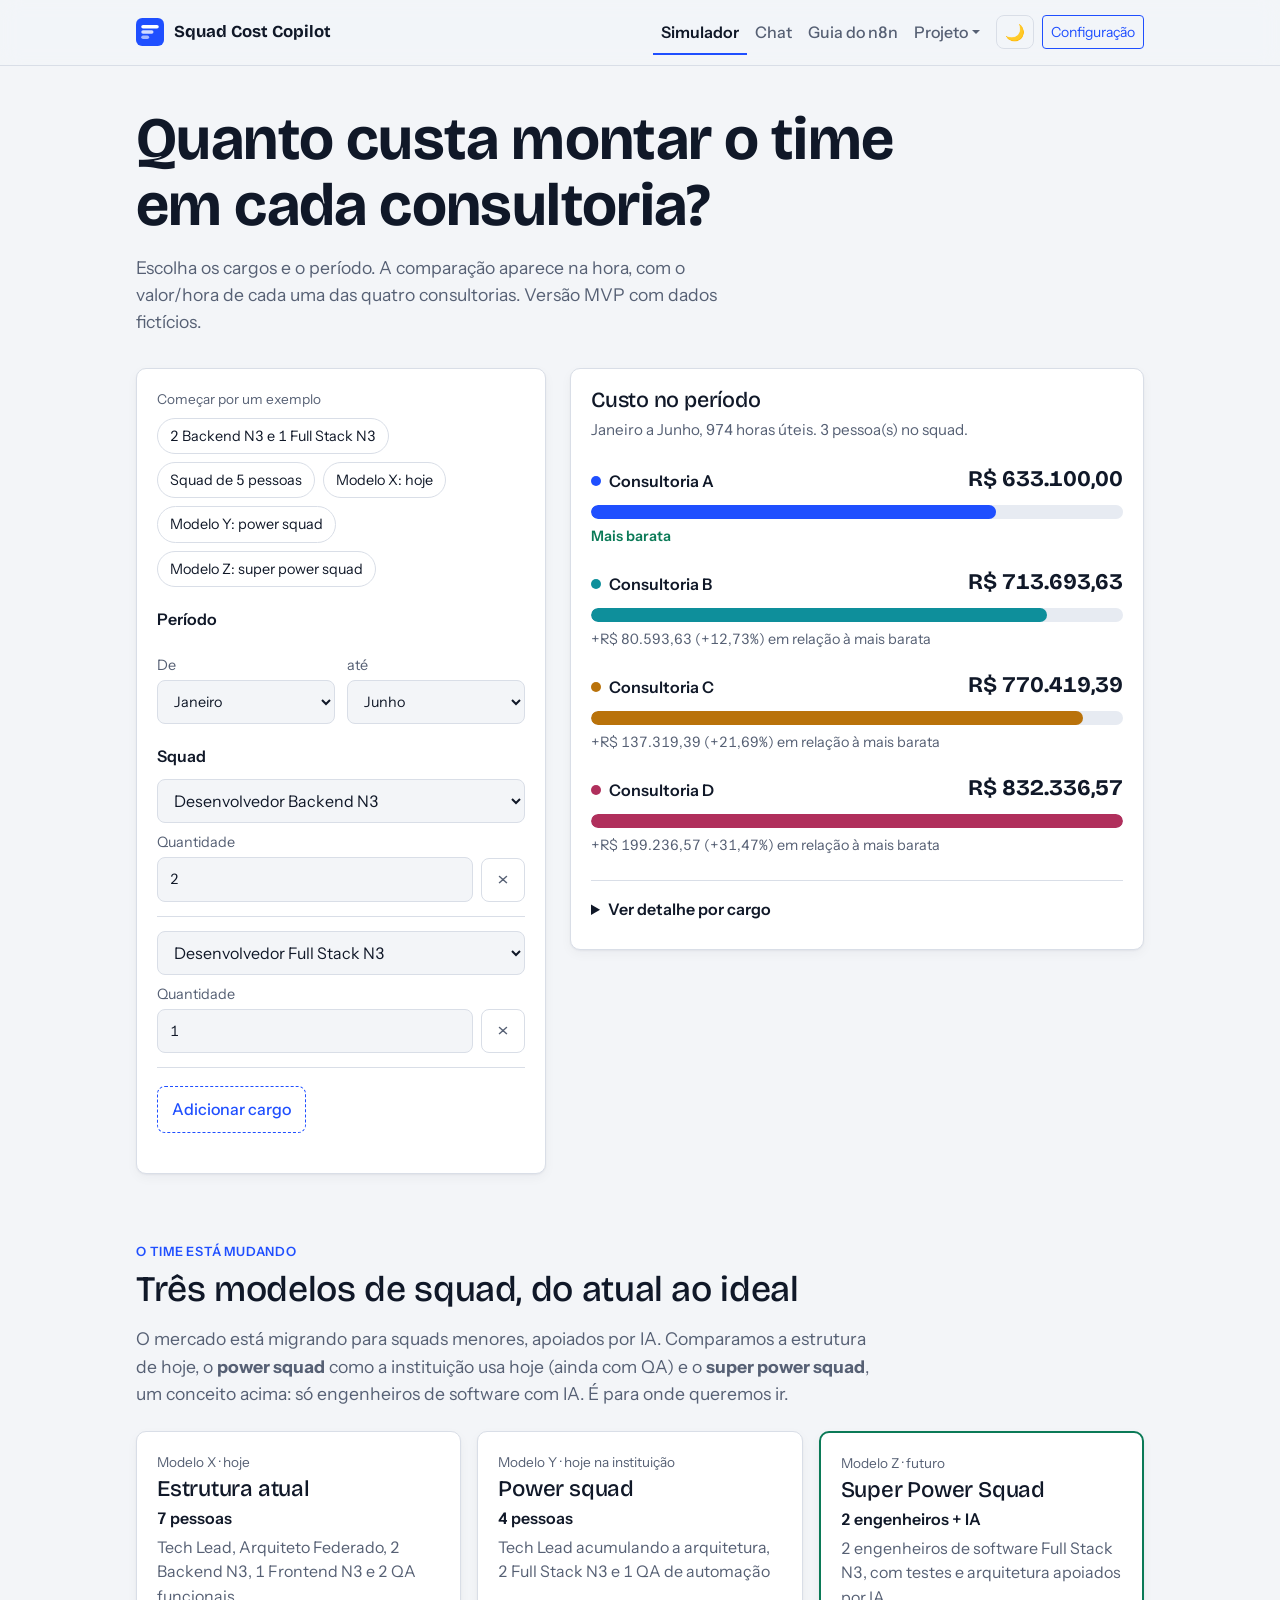
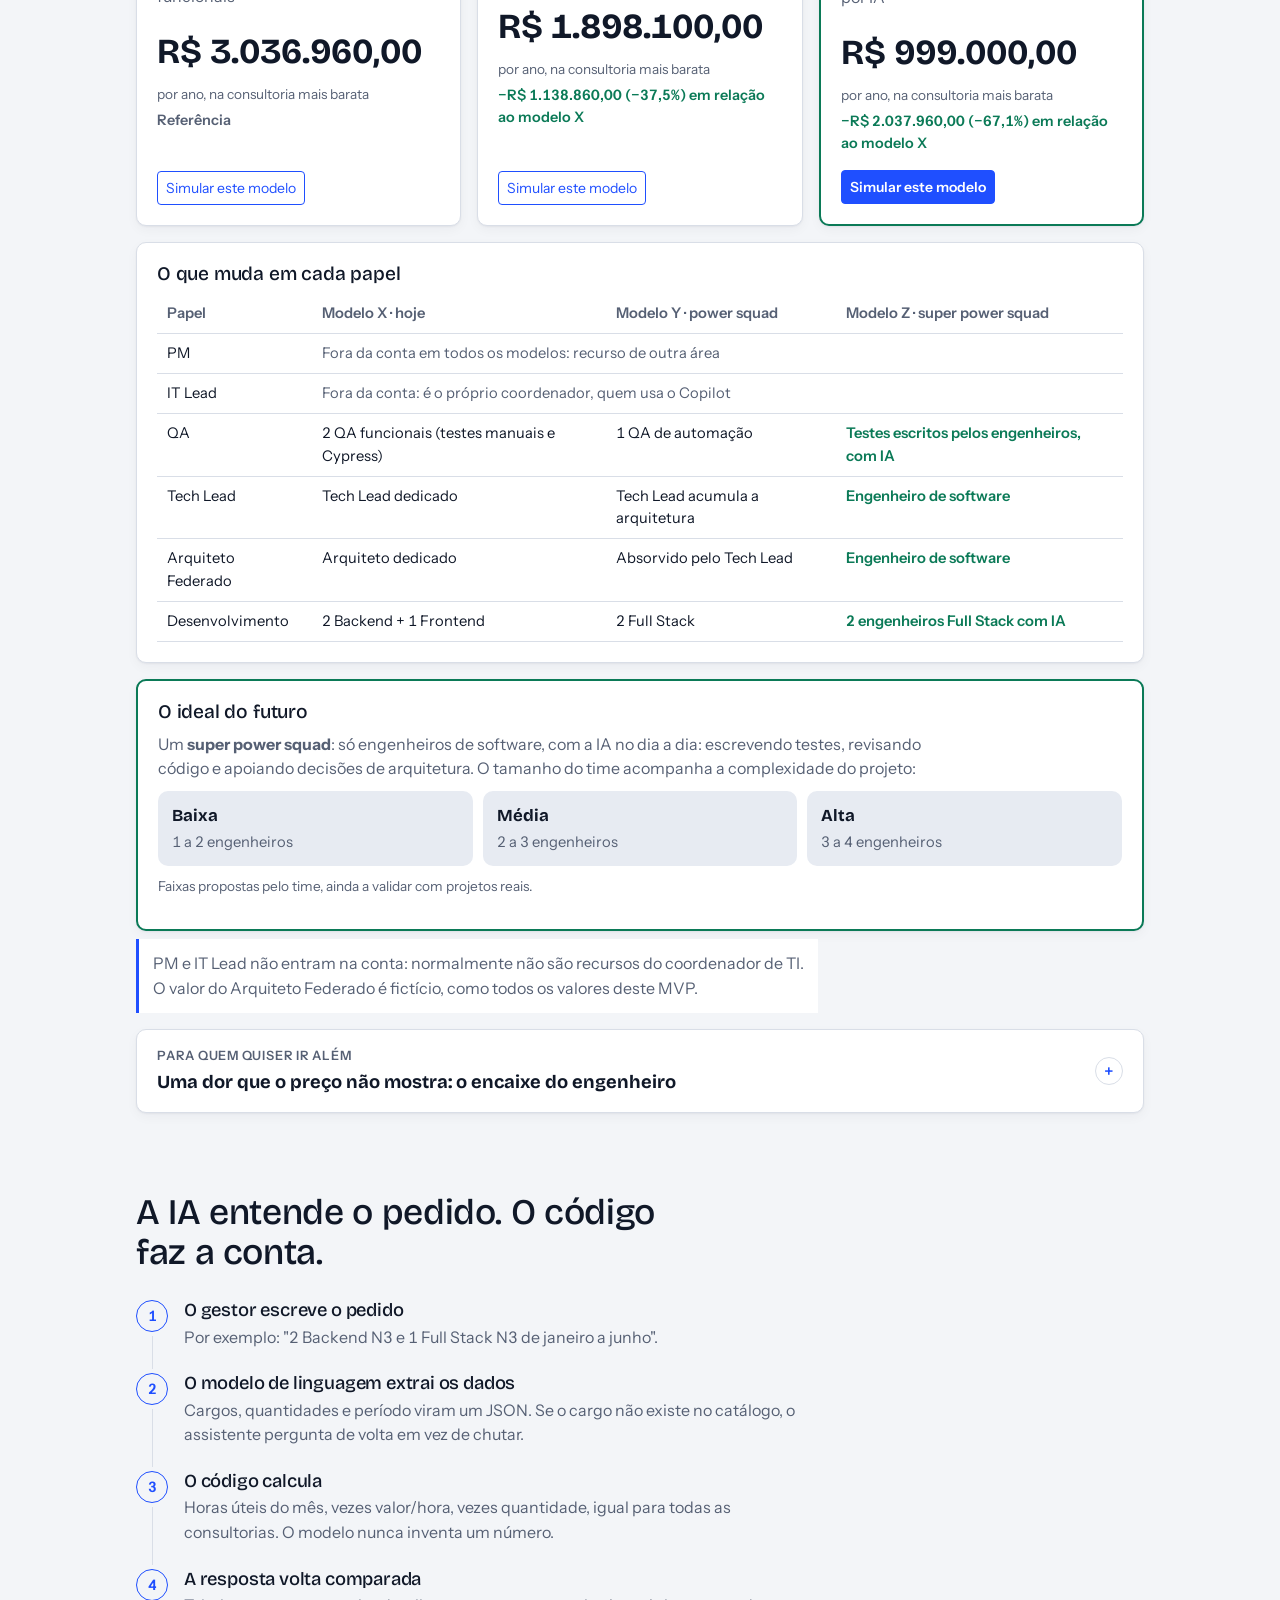
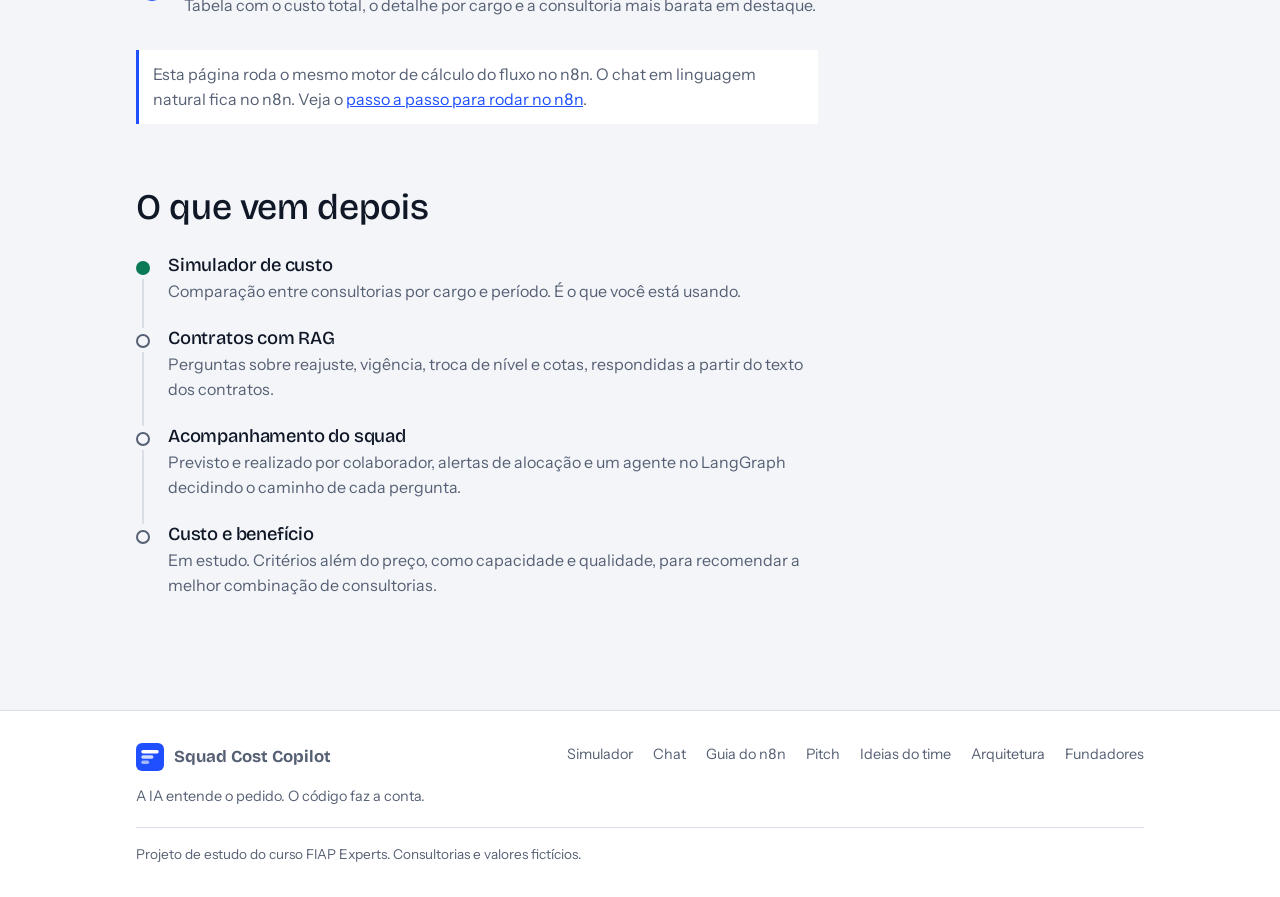
<file: web/index.html>
<!doctype html>
<html lang="pt-BR">
<head>
  <meta charset="utf-8">
  <script>try{if(localStorage.getItem('tema')==='dark')document.documentElement.setAttribute('data-theme','dark')}catch(e){}</script>
  <meta name="viewport" content="width=device-width, initial-scale=1">
  <title>Squad Cost Copilot</title>
  <meta name="description" content="Compare o custo de montar um time em cada consultoria. A IA entende o pedido, o código faz a conta.">
  <meta property="og:title" content="Squad Cost Copilot">
  <meta property="og:description" content="Compare o custo de montar um time em cada consultoria. A IA entende o pedido, o código faz a conta.">
  <meta property="og:type" content="website">
  <link rel="icon" href="data:image/svg+xml,%3Csvg xmlns='http://www.w3.org/2000/svg' viewBox='0 0 32 32'%3E%3Crect width='32' height='32' rx='7' fill='%231F4FFF'/%3E%3Crect x='6' y='8' width='20' height='4' rx='2' fill='white'/%3E%3Crect x='6' y='14' width='14' height='4' rx='2' fill='white' opacity='.8'/%3E%3Crect x='6' y='20' width='9' height='4' rx='2' fill='white' opacity='.6'/%3E%3C/svg%3E">
  <link rel="preconnect" href="https://fonts.googleapis.com">
  <link rel="preconnect" href="https://fonts.gstatic.com" crossorigin>
  <link href="https://fonts.googleapis.com/css2?family=Bricolage+Grotesque:opsz,wght@12..96,500;12..96,700&family=Instrument+Sans:wght@400;500;600&display=swap" rel="stylesheet">
  <link href="https://cdn.jsdelivr.net/npm/bootstrap@5.3.3/dist/css/bootstrap.min.css" rel="stylesheet" integrity="sha384-QWTKZyjpPEjISv5WaRU9OFeRpok6YctnYmDr5pNlyT2bRjXh0JMhjY6hW+ALEwIH" crossorigin="anonymous">
  <link rel="stylesheet" href="style.css">
</head>
<body>
  <header class="topo sticky-top">
    <nav class="navbar navbar-expand-lg" aria-label="Principal">
      <div class="wrap">
        <a class="navbar-brand marca" href="index.html"><span class="logo"><svg width="28" height="28" viewBox="0 0 32 32" aria-hidden="true"><rect width="32" height="32" rx="7" fill="currentColor"/><rect x="6" y="8" width="20" height="4" rx="2" fill="#fff"/><rect x="6" y="14" width="14" height="4" rx="2" fill="#fff" opacity=".8"/><rect x="6" y="20" width="9" height="4" rx="2" fill="#fff" opacity=".6"/></svg></span>Squad Cost Copilot</a>
        <button class="navbar-toggler" type="button" data-bs-toggle="collapse" data-bs-target="#menu" aria-controls="menu" aria-expanded="false" aria-label="Abrir menu">
          <span class="navbar-toggler-icon"></span>
        </button>
        <div class="collapse navbar-collapse" id="menu">
          <ul class="navbar-nav ms-auto align-items-lg-center">
            <li class="nav-item"><a class="nav-link active" href="index.html" aria-current="page">Simulador</a></li>
            <li class="nav-item"><a class="nav-link" href="chat.html">Chat</a></li>
            <li class="nav-item"><a class="nav-link" href="guia-n8n.html">Guia do n8n</a></li>
            <li class="nav-item dropdown">
              <a class="nav-link dropdown-toggle" href="#" role="button" data-bs-toggle="dropdown" aria-expanded="false">Projeto</a>
              <ul class="dropdown-menu dropdown-menu-end">
                <li><a class="dropdown-item" href="pitch.html">Pitch</a></li>
                <li><a class="dropdown-item" href="ideias.html">Ideias do time</a></li>
                <li><a class="dropdown-item" href="arquitetura.html">Arquitetura</a></li>
                <li><a class="dropdown-item" href="equipe.html">Fundadores</a></li>
              </ul>
            </li>
            <li class="nav-item ms-lg-2"><button type="button" class="btn-tema" id="btn-tema" aria-label="Alternar tema claro e escuro">🌙</button></li>
            <li class="nav-item ms-lg-2"><a class="btn btn-sm btn-outline-primary btn-config" href="config.html">Configuração</a></li>
          </ul>
        </div>
      </div>
    </nav>
  </header>

  <main>
    <section class="hero wrap" aria-labelledby="titulo">
      <h1 id="titulo">Quanto custa montar o time em cada consultoria?</h1>
      <p class="lead">Escolha os cargos e o período. A comparação aparece na hora, com o valor/hora de cada uma das quatro consultorias. Versão MVP com dados fictícios.</p>

      <div class="simulador" id="simulador">
        <form class="painel entrada" id="form" onsubmit="return false" aria-label="Pedido de squad">
          <div class="exemplos">
            <span class="rotulo">Começar por um exemplo</span>
            <button type="button" class="chip" data-exemplo="pedido">2 Backend N3 e 1 Full Stack N3</button>
            <button type="button" class="chip" data-exemplo="squad">Squad de 5 pessoas</button>
            <button type="button" class="chip" data-exemplo="x">Modelo X: hoje</button>
            <button type="button" class="chip" data-exemplo="y">Modelo Y: power squad</button>
            <button type="button" class="chip" data-exemplo="z">Modelo Z: super power squad</button>
          </div>

          <fieldset class="periodo">
            <legend>Período</legend>
            <label>De
              <select id="mes-ini"></select>
            </label>
            <label>até
              <select id="mes-fim"></select>
            </label>
          </fieldset>

          <fieldset class="squad">
            <legend>Squad</legend>
            <div id="linhas"></div>
            <button type="button" class="btn-sec" id="add">Adicionar cargo</button>
          </fieldset>
        </form>

        <div class="painel saida" aria-live="polite" id="saida"></div>
      </div>
    </section>

    <section class="formatos wrap" id="formatos" aria-labelledby="t-formatos">
      <span class="sobretitulo">O time está mudando</span>
      <h2 id="t-formatos">Três modelos de squad, do atual ao ideal</h2>
      <p class="lead">O mercado está migrando para squads menores, apoiados por IA. Comparamos a estrutura de hoje, o <strong>power squad</strong> como a instituição usa hoje (ainda com QA) e o <strong>super power squad</strong>, um conceito acima: só engenheiros de software com IA. É para onde queremos ir.</p>

      <div class="row g-3 mt-2">
        <div class="col-lg-4">
          <div class="painel formato">
            <span class="rotulo">Modelo X · hoje</span>
            <h3>Estrutura atual</h3>
            <p class="formato-pessoas">7 pessoas</p>
            <p>Tech Lead, Arquiteto Federado, 2 Backend N3, 1 Frontend N3 e 2 QA funcionais</p>
            <p class="formato-custo" id="custo-x">–</p>
            <p class="formato-legenda">por ano, na consultoria mais barata</p>
            <p class="formato-dif formato-ref">Referência</p>
            <button type="button" class="btn btn-outline-primary btn-sm" data-exemplo="x" data-rolar>Simular este modelo</button>
          </div>
        </div>
        <div class="col-lg-4">
          <div class="painel formato">
            <span class="rotulo">Modelo Y · hoje na instituição</span>
            <h3>Power squad</h3>
            <p class="formato-pessoas">4 pessoas</p>
            <p>Tech Lead acumulando a arquitetura, 2 Full Stack N3 e 1 QA de automação</p>
            <p class="formato-custo" id="custo-y">–</p>
            <p class="formato-legenda">por ano, na consultoria mais barata</p>
            <p class="formato-dif" id="dif-y">–</p>
            <button type="button" class="btn btn-outline-primary btn-sm" data-exemplo="y" data-rolar>Simular este modelo</button>
          </div>
        </div>
        <div class="col-lg-4">
          <div class="painel formato formato-destaque">
            <span class="rotulo">Modelo Z · futuro</span>
            <h3>Super Power Squad</h3>
            <p class="formato-pessoas">2 engenheiros + IA</p>
            <p>2 engenheiros de software Full Stack N3, com testes e arquitetura apoiados por IA</p>
            <p class="formato-custo" id="custo-z">–</p>
            <p class="formato-legenda">por ano, na consultoria mais barata</p>
            <p class="formato-dif" id="dif-z">–</p>
            <button type="button" class="btn btn-primary btn-sm" data-exemplo="z" data-rolar>Simular este modelo</button>
          </div>
        </div>
      </div>

      <div class="painel de-para mt-3">
        <h3>O que muda em cada papel</h3>
        <table class="tabela-ideias tabela-modelos">
          <thead><tr><th>Papel</th><th>Modelo X · hoje</th><th>Modelo Y · power squad</th><th>Modelo Z · super power squad</th></tr></thead>
          <tbody>
            <tr><td>PM</td><td colspan="3" class="fora">Fora da conta em todos os modelos: recurso de outra área</td></tr>
            <tr><td>IT Lead</td><td colspan="3" class="fora">Fora da conta: é o próprio coordenador, quem usa o Copilot</td></tr>
            <tr><td>QA</td><td>2 QA funcionais (testes manuais e Cypress)</td><td>1 QA de automação</td><td class="eng">Testes escritos pelos engenheiros, com IA</td></tr>
            <tr><td>Tech Lead</td><td>Tech Lead dedicado</td><td>Tech Lead acumula a arquitetura</td><td class="eng">Engenheiro de software</td></tr>
            <tr><td>Arquiteto Federado</td><td>Arquiteto dedicado</td><td>Absorvido pelo Tech Lead</td><td class="eng">Engenheiro de software</td></tr>
            <tr><td>Desenvolvimento</td><td>2 Backend + 1 Frontend</td><td>2 Full Stack</td><td class="eng">2 engenheiros Full Stack com IA</td></tr>
          </tbody>
        </table>
      </div>

      <div class="painel ideal mt-3">
        <h3>O ideal do futuro</h3>
        <p>Um <strong>super power squad</strong>: só engenheiros de software, com a IA no dia a dia: escrevendo testes, revisando código e apoiando decisões de arquitetura. O tamanho do time acompanha a complexidade do projeto:</p>
        <ul class="complexidade">
          <li><strong>Baixa</strong><span>1 a 2 engenheiros</span></li>
          <li><strong>Média</strong><span>2 a 3 engenheiros</span></li>
          <li><strong>Alta</strong><span>3 a 4 engenheiros</span></li>
        </ul>
        <p class="formato-legenda">Faixas propostas pelo time, ainda a validar com projetos reais.</p>
      </div>

      <p class="nota">PM e IT Lead não entram na conta: normalmente não são recursos do coordenador de TI. O valor do Arquiteto Federado é fictício, como todos os valores deste MVP.</p>

      <details class="painel ressalva">
        <summary>
          <span class="sobretitulo">Para quem quiser ir além</span>
          <span class="ressalva-titulo">Uma dor que o preço não mostra: o encaixe do engenheiro</span>
        </summary>
        <div class="ressalva-corpo">
          <p>No modelo de consultoria, o coordenador não entrevista o engenheiro que vai ser alocado. Às vezes chega alguém com um perfil que não atende aquele projeto: stack diferente, senioridade abaixo do esperado ou pouca experiência no domínio do negócio.</p>
          <p>Esse custo não aparece no valor/hora, mas existe:</p>
          <ul>
            <li>semanas de adaptação antes de o engenheiro entregar;</li>
            <li>retrabalho e atraso no épico;</li>
            <li>pedido de substituição e um novo período de adaptação.</li>
          </ul>
          <p>No super power squad, com dois ou três engenheiros, uma alocação errada pesa ainda mais: é um terço ou metade do time.</p>
          <p><strong>Como o Copilot pode ajudar no futuro:</strong> registrar o histórico de entrega por consultoria e por perfil, descrever o projeto (stack, domínio, complexidade) junto com o pedido e somar esse histórico ao preço na hora de recomendar. É o caminho para o melhor custo-benefício, não só o menor preço.</p>
          <p class="ressalva-aviso"><strong>Ressalva:</strong> isso ainda não está no MVP. O objetivo é avaliar a aderência da alocação ao projeto, não avaliar pessoas. Qualquer registro desse tipo precisa respeitar o contrato com as consultorias e a LGPD, e deve ser alinhado com RH e jurídico antes.</p>
        </div>
      </details>
    </section>

    <section class="como wrap" id="como" aria-labelledby="t-como">
      <h2 id="t-como">A IA entende o pedido. O código faz a conta.</h2>
      <ol class="passos">
        <li>
          <h3>O gestor escreve o pedido</h3>
          <p>Por exemplo: "2 Backend N3 e 1 Full Stack N3 de janeiro a junho".</p>
        </li>
        <li>
          <h3>O modelo de linguagem extrai os dados</h3>
          <p>Cargos, quantidades e período viram um JSON. Se o cargo não existe no catálogo, o assistente pergunta de volta em vez de chutar.</p>
        </li>
        <li>
          <h3>O código calcula</h3>
          <p>Horas úteis do mês, vezes valor/hora, vezes quantidade, igual para todas as consultorias. O modelo nunca inventa um número.</p>
        </li>
        <li>
          <h3>A resposta volta comparada</h3>
          <p>Tabela com o custo total, o detalhe por cargo e a consultoria mais barata em destaque.</p>
        </li>
      </ol>
      <p class="nota">Esta página roda o mesmo motor de cálculo do fluxo no n8n. O chat em linguagem natural fica no n8n. Veja o <a href="guia-n8n.html">passo a passo para rodar no n8n</a>.</p>
    </section>

    <section class="rota wrap" aria-labelledby="t-rota">
      <h2 id="t-rota">O que vem depois</h2>
      <ol class="linha-tempo">
        <li class="feito">
          <h3>Simulador de custo</h3>
          <p>Comparação entre consultorias por cargo e período. É o que você está usando.</p>
        </li>
        <li>
          <h3>Contratos com RAG</h3>
          <p>Perguntas sobre reajuste, vigência, troca de nível e cotas, respondidas a partir do texto dos contratos.</p>
        </li>
        <li>
          <h3>Acompanhamento do squad</h3>
          <p>Previsto e realizado por colaborador, alertas de alocação e um agente no LangGraph decidindo o caminho de cada pergunta.</p>
        </li>
        <li>
          <h3>Custo e benefício</h3>
          <p>Em estudo. Critérios além do preço, como capacidade e qualidade, para recomendar a melhor combinação de consultorias.</p>
        </li>
      </ol>
    </section>
  </main>

  <footer class="rodape">
    <div class="wrap rodape-grid">
      <div>
        <a class="marca" href="index.html"><span class="logo"><svg width="28" height="28" viewBox="0 0 32 32" aria-hidden="true"><rect width="32" height="32" rx="7" fill="currentColor"/><rect x="6" y="8" width="20" height="4" rx="2" fill="#fff"/><rect x="6" y="14" width="14" height="4" rx="2" fill="#fff" opacity=".8"/><rect x="6" y="20" width="9" height="4" rx="2" fill="#fff" opacity=".6"/></svg></span>Squad Cost Copilot</a>
        <p>A IA entende o pedido. O código faz a conta.</p>
      </div>
      <nav aria-label="Rodapé" class="rodape-links">
        <a href="index.html">Simulador</a>
        <a href="chat.html">Chat</a>
        <a href="guia-n8n.html">Guia do n8n</a>
        <a href="pitch.html">Pitch</a>
        <a href="ideias.html">Ideias do time</a>
        <a href="arquitetura.html">Arquitetura</a>
        <a href="equipe.html">Fundadores</a>
      </nav>
      <p class="rodape-nota">Projeto de estudo do curso FIAP Experts. Consultorias e valores fictícios.</p>
    </div>
  </footer>

  <script src="data.js"></script>
  <script src="simulador.js"></script>
  <script src="app.js"></script>
  <script>(function(){var b=document.getElementById('btn-tema'),r=document.documentElement;function sync(){var d=r.getAttribute('data-theme')==='dark';b.textContent=d?'☀️':'🌙';b.setAttribute('aria-pressed',d)}sync();b.addEventListener('click',function(){var d=r.getAttribute('data-theme')!=='dark';if(d)r.setAttribute('data-theme','dark');else r.removeAttribute('data-theme');try{localStorage.setItem('tema',d?'dark':'light')}catch(e){}sync()})})();</script>
  <script src="https://cdn.jsdelivr.net/npm/bootstrap@5.3.3/dist/js/bootstrap.bundle.min.js" integrity="sha384-YvpcrYf0tY3lHB60NNkmXc5s9fDVZLESaAA55NDzOxhy9GkcIdslK1eN7N6jIeHz" crossorigin="anonymous"></script>
</body>
</html>
</file>
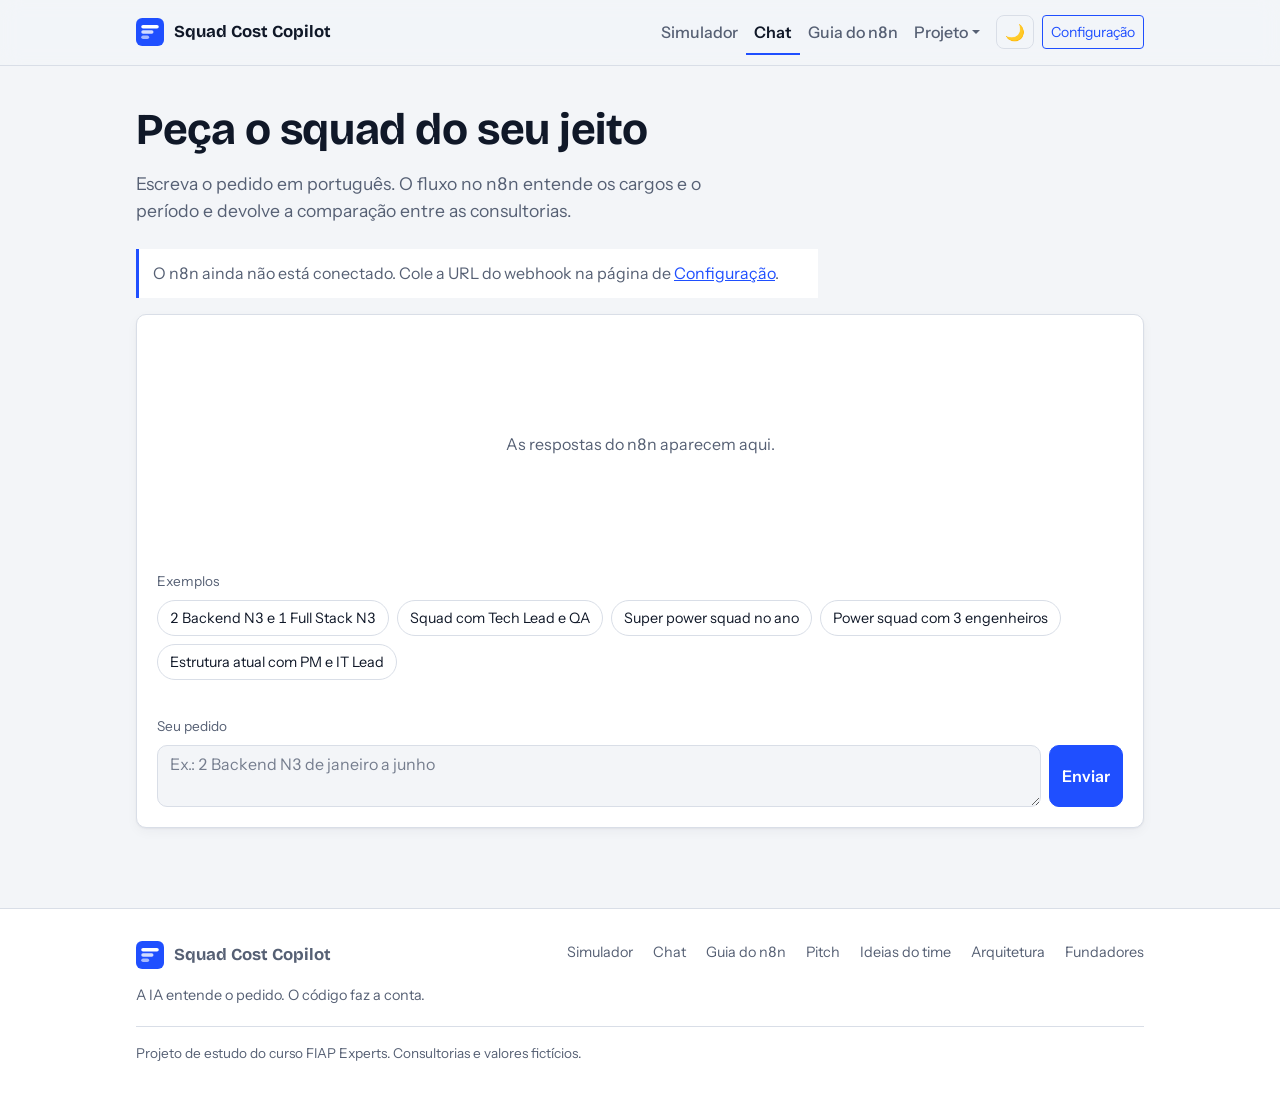
<file: web/chat.html>
<!doctype html>
<html lang="pt-BR">
<head>
  <meta charset="utf-8">
  <script>try{if(localStorage.getItem('tema')==='dark')document.documentElement.setAttribute('data-theme','dark')}catch(e){}</script>
  <meta name="viewport" content="width=device-width, initial-scale=1">
  <title>Chat do Copilot</title>
  <meta name="description" content="Peça o squad em linguagem natural. O fluxo no n8n entende e calcula.">
  <link rel="icon" href="data:image/svg+xml,%3Csvg xmlns='http://www.w3.org/2000/svg' viewBox='0 0 32 32'%3E%3Crect width='32' height='32' rx='7' fill='%231F4FFF'/%3E%3Crect x='6' y='8' width='20' height='4' rx='2' fill='white'/%3E%3Crect x='6' y='14' width='14' height='4' rx='2' fill='white' opacity='.8'/%3E%3Crect x='6' y='20' width='9' height='4' rx='2' fill='white' opacity='.6'/%3E%3C/svg%3E">
  <link rel="preconnect" href="https://fonts.googleapis.com">
  <link rel="preconnect" href="https://fonts.gstatic.com" crossorigin>
  <link href="https://fonts.googleapis.com/css2?family=Bricolage+Grotesque:opsz,wght@12..96,500;12..96,700&family=Instrument+Sans:wght@400;500;600&display=swap" rel="stylesheet">
  <link href="https://cdn.jsdelivr.net/npm/bootstrap@5.3.3/dist/css/bootstrap.min.css" rel="stylesheet" integrity="sha384-QWTKZyjpPEjISv5WaRU9OFeRpok6YctnYmDr5pNlyT2bRjXh0JMhjY6hW+ALEwIH" crossorigin="anonymous">
  <link rel="stylesheet" href="style.css">
</head>
<body>
  <header class="topo sticky-top">
    <nav class="navbar navbar-expand-lg" aria-label="Principal">
      <div class="wrap">
        <a class="navbar-brand marca" href="index.html"><span class="logo"><svg width="28" height="28" viewBox="0 0 32 32" aria-hidden="true"><rect width="32" height="32" rx="7" fill="currentColor"/><rect x="6" y="8" width="20" height="4" rx="2" fill="#fff"/><rect x="6" y="14" width="14" height="4" rx="2" fill="#fff" opacity=".8"/><rect x="6" y="20" width="9" height="4" rx="2" fill="#fff" opacity=".6"/></svg></span>Squad Cost Copilot</a>
        <button class="navbar-toggler" type="button" data-bs-toggle="collapse" data-bs-target="#menu" aria-controls="menu" aria-expanded="false" aria-label="Abrir menu">
          <span class="navbar-toggler-icon"></span>
        </button>
        <div class="collapse navbar-collapse" id="menu">
          <ul class="navbar-nav ms-auto align-items-lg-center">
            <li class="nav-item"><a class="nav-link" href="index.html">Simulador</a></li>
            <li class="nav-item"><a class="nav-link active" href="chat.html" aria-current="page">Chat</a></li>
            <li class="nav-item"><a class="nav-link" href="guia-n8n.html">Guia do n8n</a></li>
            <li class="nav-item dropdown">
              <a class="nav-link dropdown-toggle" href="#" role="button" data-bs-toggle="dropdown" aria-expanded="false">Projeto</a>
              <ul class="dropdown-menu dropdown-menu-end">
                <li><a class="dropdown-item" href="pitch.html">Pitch</a></li>
                <li><a class="dropdown-item" href="ideias.html">Ideias do time</a></li>
                <li><a class="dropdown-item" href="arquitetura.html">Arquitetura</a></li>
                <li><a class="dropdown-item" href="equipe.html">Fundadores</a></li>
              </ul>
            </li>
            <li class="nav-item ms-lg-2"><button type="button" class="btn-tema" id="btn-tema" aria-label="Alternar tema claro e escuro">🌙</button></li>
            <li class="nav-item ms-lg-2"><a class="btn btn-sm btn-outline-primary btn-config" href="config.html">Configuração</a></li>
          </ul>
        </div>
      </div>
    </nav>
  </header>

  <main class="wrap pagina">
    <h1>Peça o squad do seu jeito</h1>
    <p class="lead">Escreva o pedido em português. O fluxo no n8n entende os cargos e o período e devolve a comparação entre as consultorias.</p>

    <p class="nota" id="aviso-config" hidden>O n8n ainda não está conectado. Cole a URL do webhook na página de <a href="config.html">Configuração</a>.</p>

    <div class="painel chat">
      <div class="chat-log" id="log" aria-live="polite"></div>

      <div class="exemplos">
        <span class="rotulo">Exemplos</span>
        <button type="button" class="chip" data-texto="2 Backend N3 e 1 Full Stack N3 de janeiro a junho">2 Backend N3 e 1 Full Stack N3</button>
        <button type="button" class="chip" data-texto="Quanto custa um squad com 1 Tech Lead, 3 Backend pleno e 1 QA por 3 meses a partir de março?">Squad com Tech Lead e QA</button>
        <button type="button" class="chip" data-texto="Quanto custa o super power squad no ano?">Super power squad no ano</button>
        <button type="button" class="chip" data-texto="Power squad de março a agosto, com 3 engenheiros em vez de 2">Power squad com 3 engenheiros</button>
        <button type="button" class="chip" data-texto="Estrutura atual com PM e IT Lead, de janeiro a dezembro">Estrutura atual com PM e IT Lead</button>
      </div>

      <form class="chat-form" id="form">
        <label for="msg" class="rotulo">Seu pedido</label>
        <div class="chat-linha">
          <textarea class="form-control" id="msg" rows="2" placeholder="Ex.: 2 Backend N3 de janeiro a junho" required></textarea>
          <button type="submit" class="btn btn-primary" id="enviar">Enviar</button>
        </div>
      </form>
    </div>
  </main>

  <footer class="rodape">
    <div class="wrap rodape-grid">
      <div>
        <a class="marca" href="index.html"><span class="logo"><svg width="28" height="28" viewBox="0 0 32 32" aria-hidden="true"><rect width="32" height="32" rx="7" fill="currentColor"/><rect x="6" y="8" width="20" height="4" rx="2" fill="#fff"/><rect x="6" y="14" width="14" height="4" rx="2" fill="#fff" opacity=".8"/><rect x="6" y="20" width="9" height="4" rx="2" fill="#fff" opacity=".6"/></svg></span>Squad Cost Copilot</a>
        <p>A IA entende o pedido. O código faz a conta.</p>
      </div>
      <nav aria-label="Rodapé" class="rodape-links">
        <a href="index.html">Simulador</a>
        <a href="chat.html">Chat</a>
        <a href="guia-n8n.html">Guia do n8n</a>
        <a href="pitch.html">Pitch</a>
        <a href="ideias.html">Ideias do time</a>
        <a href="arquitetura.html">Arquitetura</a>
        <a href="equipe.html">Fundadores</a>
      </nav>
      <p class="rodape-nota">Projeto de estudo do curso FIAP Experts. Consultorias e valores fictícios.</p>
    </div>
  </footer>

  <script src="config.js"></script>
  <script src="conexao.js"></script>
  <script src="chat.js"></script>
  <script>(function(){var b=document.getElementById('btn-tema'),r=document.documentElement;function sync(){var d=r.getAttribute('data-theme')==='dark';b.textContent=d?'☀️':'🌙';b.setAttribute('aria-pressed',d)}sync();b.addEventListener('click',function(){var d=r.getAttribute('data-theme')!=='dark';if(d)r.setAttribute('data-theme','dark');else r.removeAttribute('data-theme');try{localStorage.setItem('tema',d?'dark':'light')}catch(e){}sync()})})();</script>
  <script src="https://cdn.jsdelivr.net/npm/bootstrap@5.3.3/dist/js/bootstrap.bundle.min.js" integrity="sha384-YvpcrYf0tY3lHB60NNkmXc5s9fDVZLESaAA55NDzOxhy9GkcIdslK1eN7N6jIeHz" crossorigin="anonymous"></script>
</body>
</html>
</file>
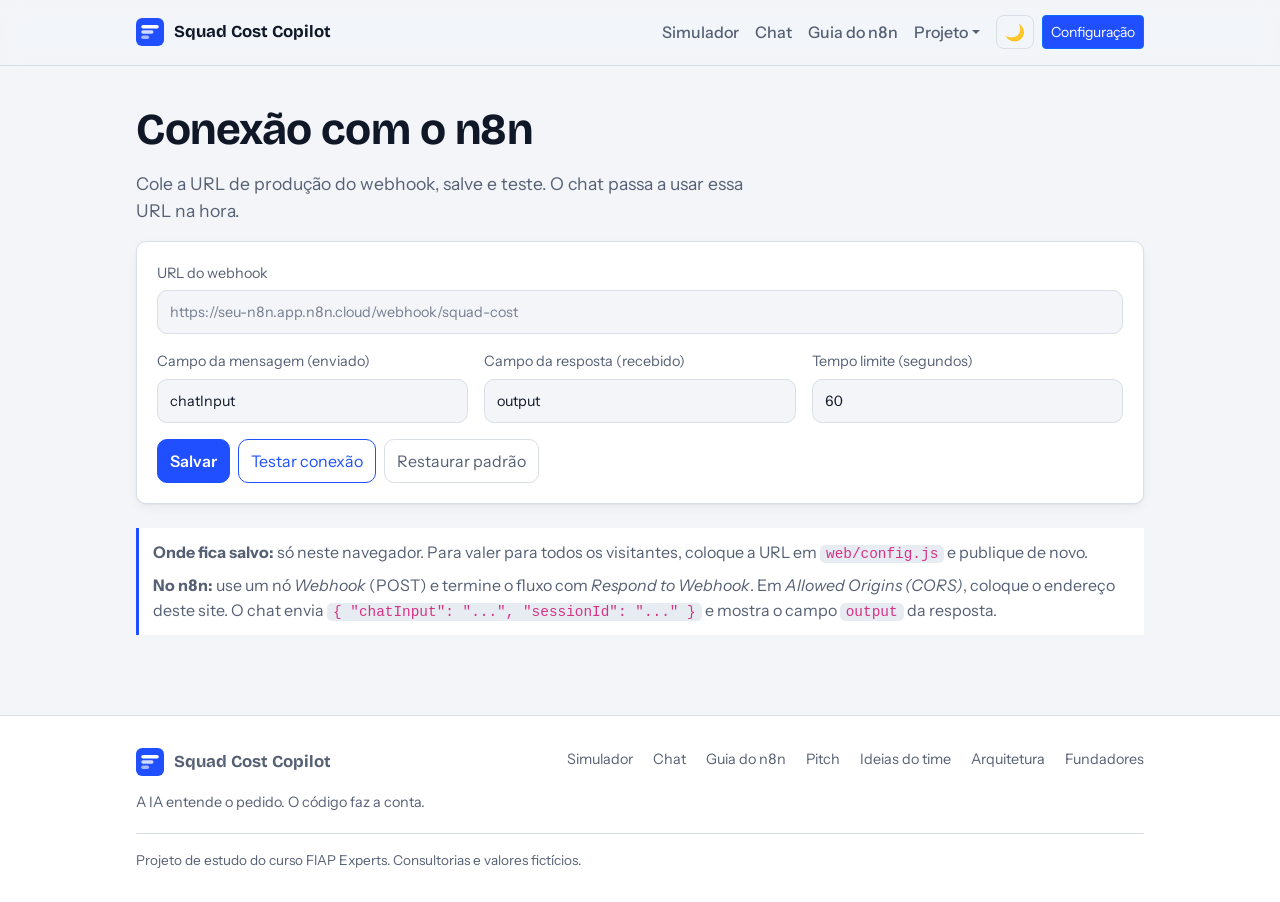
<file: web/config.html>
<!doctype html>
<html lang="pt-BR">
<head>
  <meta charset="utf-8">
  <script>try{if(localStorage.getItem('tema')==='dark')document.documentElement.setAttribute('data-theme','dark')}catch(e){}</script>
  <meta name="viewport" content="width=device-width, initial-scale=1">
  <title>Conexão com n8n</title>
  <meta name="description" content="Configure a URL do webhook do n8n usado pelo chat.">
  <meta name="robots" content="noindex">
  <link rel="icon" href="data:image/svg+xml,%3Csvg xmlns='http://www.w3.org/2000/svg' viewBox='0 0 32 32'%3E%3Crect width='32' height='32' rx='7' fill='%231F4FFF'/%3E%3Crect x='6' y='8' width='20' height='4' rx='2' fill='white'/%3E%3Crect x='6' y='14' width='14' height='4' rx='2' fill='white' opacity='.8'/%3E%3Crect x='6' y='20' width='9' height='4' rx='2' fill='white' opacity='.6'/%3E%3C/svg%3E">
  <link rel="preconnect" href="https://fonts.googleapis.com">
  <link rel="preconnect" href="https://fonts.gstatic.com" crossorigin>
  <link href="https://fonts.googleapis.com/css2?family=Bricolage+Grotesque:opsz,wght@12..96,500;12..96,700&family=Instrument+Sans:wght@400;500;600&display=swap" rel="stylesheet">
  <link href="https://cdn.jsdelivr.net/npm/bootstrap@5.3.3/dist/css/bootstrap.min.css" rel="stylesheet" integrity="sha384-QWTKZyjpPEjISv5WaRU9OFeRpok6YctnYmDr5pNlyT2bRjXh0JMhjY6hW+ALEwIH" crossorigin="anonymous">
  <link rel="stylesheet" href="style.css">
</head>
<body>
  <header class="topo sticky-top">
    <nav class="navbar navbar-expand-lg" aria-label="Principal">
      <div class="wrap">
        <a class="navbar-brand marca" href="index.html"><span class="logo"><svg width="28" height="28" viewBox="0 0 32 32" aria-hidden="true"><rect width="32" height="32" rx="7" fill="currentColor"/><rect x="6" y="8" width="20" height="4" rx="2" fill="#fff"/><rect x="6" y="14" width="14" height="4" rx="2" fill="#fff" opacity=".8"/><rect x="6" y="20" width="9" height="4" rx="2" fill="#fff" opacity=".6"/></svg></span>Squad Cost Copilot</a>
        <button class="navbar-toggler" type="button" data-bs-toggle="collapse" data-bs-target="#menu" aria-controls="menu" aria-expanded="false" aria-label="Abrir menu">
          <span class="navbar-toggler-icon"></span>
        </button>
        <div class="collapse navbar-collapse" id="menu">
          <ul class="navbar-nav ms-auto align-items-lg-center">
            <li class="nav-item"><a class="nav-link" href="index.html">Simulador</a></li>
            <li class="nav-item"><a class="nav-link" href="chat.html">Chat</a></li>
            <li class="nav-item"><a class="nav-link" href="guia-n8n.html">Guia do n8n</a></li>
            <li class="nav-item dropdown">
              <a class="nav-link dropdown-toggle" href="#" role="button" data-bs-toggle="dropdown" aria-expanded="false">Projeto</a>
              <ul class="dropdown-menu dropdown-menu-end">
                <li><a class="dropdown-item" href="pitch.html">Pitch</a></li>
                <li><a class="dropdown-item" href="ideias.html">Ideias do time</a></li>
                <li><a class="dropdown-item" href="arquitetura.html">Arquitetura</a></li>
                <li><a class="dropdown-item" href="equipe.html">Fundadores</a></li>
              </ul>
            </li>
            <li class="nav-item ms-lg-2"><button type="button" class="btn-tema" id="btn-tema" aria-label="Alternar tema claro e escuro">🌙</button></li>
            <li class="nav-item ms-lg-2"><a class="btn btn-sm btn-outline-primary btn-config active" href="config.html" aria-current="page">Configuração</a></li>
          </ul>
        </div>
      </div>
    </nav>
  </header>

  <main class="wrap pagina">
    <h1>Conexão com o n8n</h1>
    <p class="lead">Cole a URL de produção do webhook, salve e teste. O chat passa a usar essa URL na hora.</p>

    <form class="painel config" id="form">
      <label>URL do webhook
        <input class="form-control" type="url" id="webhookUrl" placeholder="https://seu-n8n.app.n8n.cloud/webhook/squad-cost" autocomplete="off">
      </label>
      <div class="config-grid">
        <label>Campo da mensagem (enviado)
          <input class="form-control" type="text" id="campoMensagem" placeholder="chatInput">
        </label>
        <label>Campo da resposta (recebido)
          <input class="form-control" type="text" id="campoResposta" placeholder="output">
        </label>
        <label>Tempo limite (segundos)
          <input class="form-control" type="number" id="timeoutSeg" min="5" max="300">
        </label>
      </div>

      <div class="config-acoes">
        <button type="submit" class="btn btn-primary">Salvar</button>
        <button type="button" class="btn btn-outline-primary" id="testar">Testar conexão</button>
        <button type="button" class="btn btn-outline-secondary" id="restaurar">Restaurar padrão</button>
      </div>
      <p class="status" id="status" aria-live="polite"></p>
    </form>

    <section class="nota">
      <p><strong>Onde fica salvo:</strong> só neste navegador. Para valer para todos os visitantes, coloque a URL em <code>web/config.js</code> e publique de novo.</p>
      <p><strong>No n8n:</strong> use um nó <em>Webhook</em> (POST) e termine o fluxo com <em>Respond to Webhook</em>. Em <em>Allowed Origins (CORS)</em>, coloque o endereço deste site. O chat envia <code>{ "chatInput": "...", "sessionId": "..." }</code> e mostra o campo <code>output</code> da resposta.</p>
    </section>
  </main>

  <footer class="rodape">
    <div class="wrap rodape-grid">
      <div>
        <a class="marca" href="index.html"><span class="logo"><svg width="28" height="28" viewBox="0 0 32 32" aria-hidden="true"><rect width="32" height="32" rx="7" fill="currentColor"/><rect x="6" y="8" width="20" height="4" rx="2" fill="#fff"/><rect x="6" y="14" width="14" height="4" rx="2" fill="#fff" opacity=".8"/><rect x="6" y="20" width="9" height="4" rx="2" fill="#fff" opacity=".6"/></svg></span>Squad Cost Copilot</a>
        <p>A IA entende o pedido. O código faz a conta.</p>
      </div>
      <nav aria-label="Rodapé" class="rodape-links">
        <a href="index.html">Simulador</a>
        <a href="chat.html">Chat</a>
        <a href="guia-n8n.html">Guia do n8n</a>
        <a href="pitch.html">Pitch</a>
        <a href="ideias.html">Ideias do time</a>
        <a href="arquitetura.html">Arquitetura</a>
        <a href="equipe.html">Fundadores</a>
      </nav>
      <p class="rodape-nota">Projeto de estudo do curso FIAP Experts. Consultorias e valores fictícios.</p>
    </div>
  </footer>

  <script src="config.js"></script>
  <script src="conexao.js"></script>
  <script>
    (function () {
      const campos = ["webhookUrl", "campoMensagem", "campoResposta", "timeoutSeg"];
      const status = document.getElementById("status");
      const form = document.getElementById("form");

      function preencher(cfg) { campos.forEach((c) => { document.getElementById(c).value = cfg[c] ?? ""; }); }
      function coletar() {
        const cfg = {};
        campos.forEach((c) => { cfg[c] = document.getElementById(c).value.trim(); });
        cfg.timeoutSeg = Number(cfg.timeoutSeg) || 60;
        return cfg;
      }
      function aviso(texto, tipo) { status.textContent = texto; status.className = "status " + (tipo || ""); }

      preencher(Conexao.ler());

      form.addEventListener("submit", (e) => {
        e.preventDefault();
        if (!form.reportValidity()) return;
        aviso(Conexao.salvar(coletar()) ? "Salvo. O chat já usa essa configuração." : "O navegador bloqueou o armazenamento local.",
              "ok");
      });

      document.getElementById("testar").addEventListener("click", async () => {
        aviso("Testando…");
        try {
          const r = await Conexao.enviar("teste de conexão", coletar());
          aviso("Conectou. Resposta: " + r.slice(0, 160), "ok");
        } catch (e) { aviso(e.message, "erro"); }
      });

      document.getElementById("restaurar").addEventListener("click", () => {
        Conexao.limpar();
        preencher(Conexao.ler());
        aviso("Voltou para os valores de config.js.");
      });
    })();
  </script>
  <script>(function(){var b=document.getElementById('btn-tema'),r=document.documentElement;function sync(){var d=r.getAttribute('data-theme')==='dark';b.textContent=d?'☀️':'🌙';b.setAttribute('aria-pressed',d)}sync();b.addEventListener('click',function(){var d=r.getAttribute('data-theme')!=='dark';if(d)r.setAttribute('data-theme','dark');else r.removeAttribute('data-theme');try{localStorage.setItem('tema',d?'dark':'light')}catch(e){}sync()})})();</script>
  <script src="https://cdn.jsdelivr.net/npm/bootstrap@5.3.3/dist/js/bootstrap.bundle.min.js" integrity="sha384-YvpcrYf0tY3lHB60NNkmXc5s9fDVZLESaAA55NDzOxhy9GkcIdslK1eN7N6jIeHz" crossorigin="anonymous"></script>
</body>
</html>
</file>
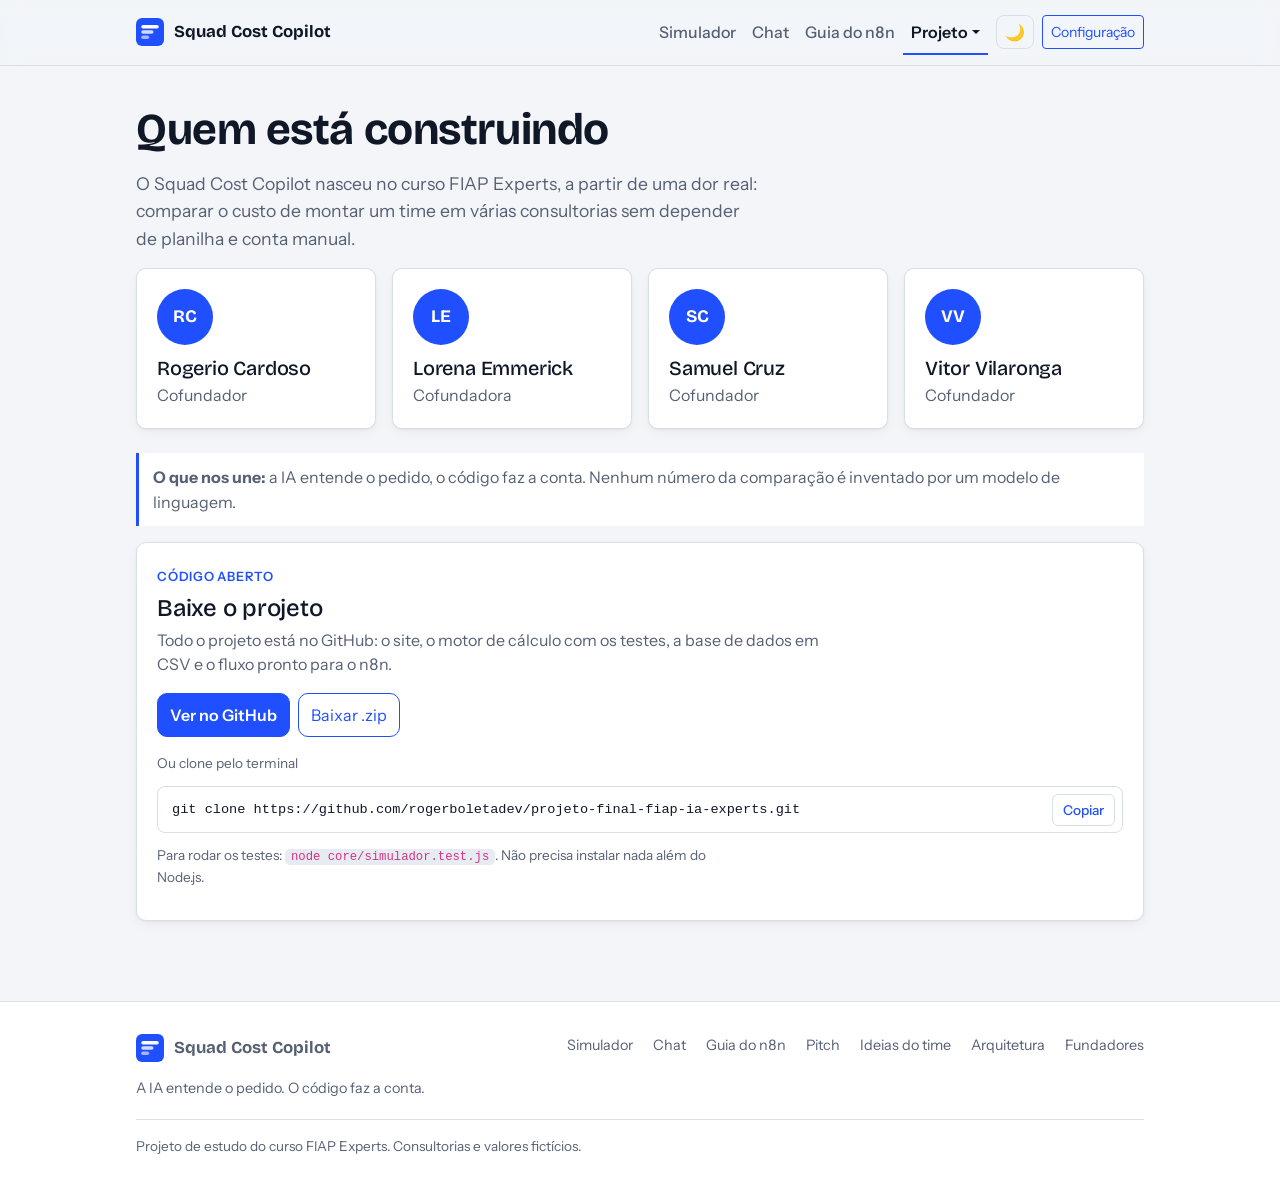
<file: web/equipe.html>
<!doctype html>
<html lang="pt-BR">
<head>
  <meta charset="utf-8">
  <script>try{if(localStorage.getItem('tema')==='dark')document.documentElement.setAttribute('data-theme','dark')}catch(e){}</script>
  <meta name="viewport" content="width=device-width, initial-scale=1">
  <title>Fundadores do Copilot</title>
  <meta name="description" content="Quem está construindo o Squad Cost Copilot.">
  <link rel="icon" href="data:image/svg+xml,%3Csvg xmlns='http://www.w3.org/2000/svg' viewBox='0 0 32 32'%3E%3Crect width='32' height='32' rx='7' fill='%231F4FFF'/%3E%3Crect x='6' y='8' width='20' height='4' rx='2' fill='white'/%3E%3Crect x='6' y='14' width='14' height='4' rx='2' fill='white' opacity='.8'/%3E%3Crect x='6' y='20' width='9' height='4' rx='2' fill='white' opacity='.6'/%3E%3C/svg%3E">
  <link rel="preconnect" href="https://fonts.googleapis.com">
  <link rel="preconnect" href="https://fonts.gstatic.com" crossorigin>
  <link href="https://fonts.googleapis.com/css2?family=Bricolage+Grotesque:opsz,wght@12..96,500;12..96,700&family=Instrument+Sans:wght@400;500;600&display=swap" rel="stylesheet">
  <link href="https://cdn.jsdelivr.net/npm/bootstrap@5.3.3/dist/css/bootstrap.min.css" rel="stylesheet" integrity="sha384-QWTKZyjpPEjISv5WaRU9OFeRpok6YctnYmDr5pNlyT2bRjXh0JMhjY6hW+ALEwIH" crossorigin="anonymous">
  <link rel="stylesheet" href="style.css">
</head>
<body>
  <header class="topo sticky-top">
    <nav class="navbar navbar-expand-lg" aria-label="Principal">
      <div class="wrap">
        <a class="navbar-brand marca" href="index.html"><span class="logo"><svg width="28" height="28" viewBox="0 0 32 32" aria-hidden="true"><rect width="32" height="32" rx="7" fill="currentColor"/><rect x="6" y="8" width="20" height="4" rx="2" fill="#fff"/><rect x="6" y="14" width="14" height="4" rx="2" fill="#fff" opacity=".8"/><rect x="6" y="20" width="9" height="4" rx="2" fill="#fff" opacity=".6"/></svg></span>Squad Cost Copilot</a>
        <button class="navbar-toggler" type="button" data-bs-toggle="collapse" data-bs-target="#menu" aria-controls="menu" aria-expanded="false" aria-label="Abrir menu">
          <span class="navbar-toggler-icon"></span>
        </button>
        <div class="collapse navbar-collapse" id="menu">
          <ul class="navbar-nav ms-auto align-items-lg-center">
            <li class="nav-item"><a class="nav-link" href="index.html">Simulador</a></li>
            <li class="nav-item"><a class="nav-link" href="chat.html">Chat</a></li>
            <li class="nav-item"><a class="nav-link" href="guia-n8n.html">Guia do n8n</a></li>
            <li class="nav-item dropdown">
              <a class="nav-link dropdown-toggle active" href="#" role="button" data-bs-toggle="dropdown" aria-expanded="false">Projeto</a>
              <ul class="dropdown-menu dropdown-menu-end">
                <li><a class="dropdown-item" href="pitch.html">Pitch</a></li>
                <li><a class="dropdown-item" href="ideias.html">Ideias do time</a></li>
                <li><a class="dropdown-item" href="arquitetura.html">Arquitetura</a></li>
                <li><a class="dropdown-item active" href="equipe.html" aria-current="page">Fundadores</a></li>
              </ul>
            </li>
            <li class="nav-item ms-lg-2"><button type="button" class="btn-tema" id="btn-tema" aria-label="Alternar tema claro e escuro">🌙</button></li>
            <li class="nav-item ms-lg-2"><a class="btn btn-sm btn-outline-primary btn-config" href="config.html">Configuração</a></li>
          </ul>
        </div>
      </div>
    </nav>
  </header>

  <main class="wrap pagina">
    <h1>Quem está construindo</h1>
    <p class="lead">O Squad Cost Copilot nasceu no curso FIAP Experts, a partir de uma dor real: comparar o custo de montar um time em várias consultorias sem depender de planilha e conta manual.</p>

    <ul class="fundadores">
      <li class="painel fundador">
        <span class="avatar" aria-hidden="true">RC</span>
        <h2>Rogerio Cardoso</h2>
        <p>Cofundador</p>
      </li>
      <li class="painel fundador">
        <span class="avatar" aria-hidden="true">LE</span>
        <h2>Lorena Emmerick</h2>
        <p>Cofundadora</p>
      </li>
      <li class="painel fundador">
        <span class="avatar" aria-hidden="true">SC</span>
        <h2>Samuel Cruz</h2>
        <p>Cofundador</p>
      </li>
      <li class="painel fundador">
        <span class="avatar" aria-hidden="true">VV</span>
        <h2>Vitor Vilaronga</h2>
        <p>Cofundador</p>
      </li>
    </ul>

    <section class="nota">
      <p><strong>O que nos une:</strong> a IA entende o pedido, o código faz a conta. Nenhum número da comparação é inventado por um modelo de linguagem.</p>
    </section>

    <section class="painel codigo-aberto" aria-labelledby="t-codigo">
      <div>
        <span class="sobretitulo">Código aberto</span>
        <h2 id="t-codigo">Baixe o projeto</h2>
        <p>Todo o projeto está no GitHub: o site, o motor de cálculo com os testes, a base de dados em CSV e o fluxo pronto para o n8n.</p>
      </div>
      <div class="codigo-acoes">
        <a class="btn btn-primary" href="https://github.com/rogerboletadev/projeto-final-fiap-ia-experts" target="_blank" rel="noopener">Ver no GitHub</a>
        <a class="btn btn-outline-primary" href="https://github.com/rogerboletadev/projeto-final-fiap-ia-experts/archive/refs/heads/main.zip">Baixar .zip</a>
      </div>
      <div>
        <span class="rotulo">Ou clone pelo terminal</span>
        <div class="codigo">
          <button type="button" class="copiar" id="copiar-clone">Copiar</button>
          <pre id="cmd-clone">git clone https://github.com/rogerboletadev/projeto-final-fiap-ia-experts.git</pre>
        </div>
        <p class="formato-legenda">Para rodar os testes: <code>node core/simulador.test.js</code>. Não precisa instalar nada além do Node.js.</p>
      </div>
    </section>
  </main>

  <footer class="rodape">
    <div class="wrap rodape-grid">
      <div>
        <a class="marca" href="index.html"><span class="logo"><svg width="28" height="28" viewBox="0 0 32 32" aria-hidden="true"><rect width="32" height="32" rx="7" fill="currentColor"/><rect x="6" y="8" width="20" height="4" rx="2" fill="#fff"/><rect x="6" y="14" width="14" height="4" rx="2" fill="#fff" opacity=".8"/><rect x="6" y="20" width="9" height="4" rx="2" fill="#fff" opacity=".6"/></svg></span>Squad Cost Copilot</a>
        <p>A IA entende o pedido. O código faz a conta.</p>
      </div>
      <nav aria-label="Rodapé" class="rodape-links">
        <a href="index.html">Simulador</a>
        <a href="chat.html">Chat</a>
        <a href="guia-n8n.html">Guia do n8n</a>
        <a href="pitch.html">Pitch</a>
        <a href="ideias.html">Ideias do time</a>
        <a href="arquitetura.html">Arquitetura</a>
        <a href="equipe.html">Fundadores</a>
      </nav>
      <p class="rodape-nota">Projeto de estudo do curso FIAP Experts. Consultorias e valores fictícios.</p>
    </div>
  </footer>
  <script>(function(){var b=document.getElementById('btn-tema'),r=document.documentElement;function sync(){var d=r.getAttribute('data-theme')==='dark';b.textContent=d?'☀️':'🌙';b.setAttribute('aria-pressed',d)}sync();b.addEventListener('click',function(){var d=r.getAttribute('data-theme')!=='dark';if(d)r.setAttribute('data-theme','dark');else r.removeAttribute('data-theme');try{localStorage.setItem('tema',d?'dark':'light')}catch(e){}sync()})})();</script>
  <script>
    document.getElementById('copiar-clone').addEventListener('click', function () {
      var b = this;
      navigator.clipboard.writeText(document.getElementById('cmd-clone').textContent).then(function () {
        b.textContent = 'Copiado'; b.classList.add('ok');
        setTimeout(function () { b.textContent = 'Copiar'; b.classList.remove('ok'); }, 1800);
      });
    });
  </script>
  <script src="https://cdn.jsdelivr.net/npm/bootstrap@5.3.3/dist/js/bootstrap.bundle.min.js" integrity="sha384-YvpcrYf0tY3lHB60NNkmXc5s9fDVZLESaAA55NDzOxhy9GkcIdslK1eN7N6jIeHz" crossorigin="anonymous"></script>
</body>
</html>
</file>
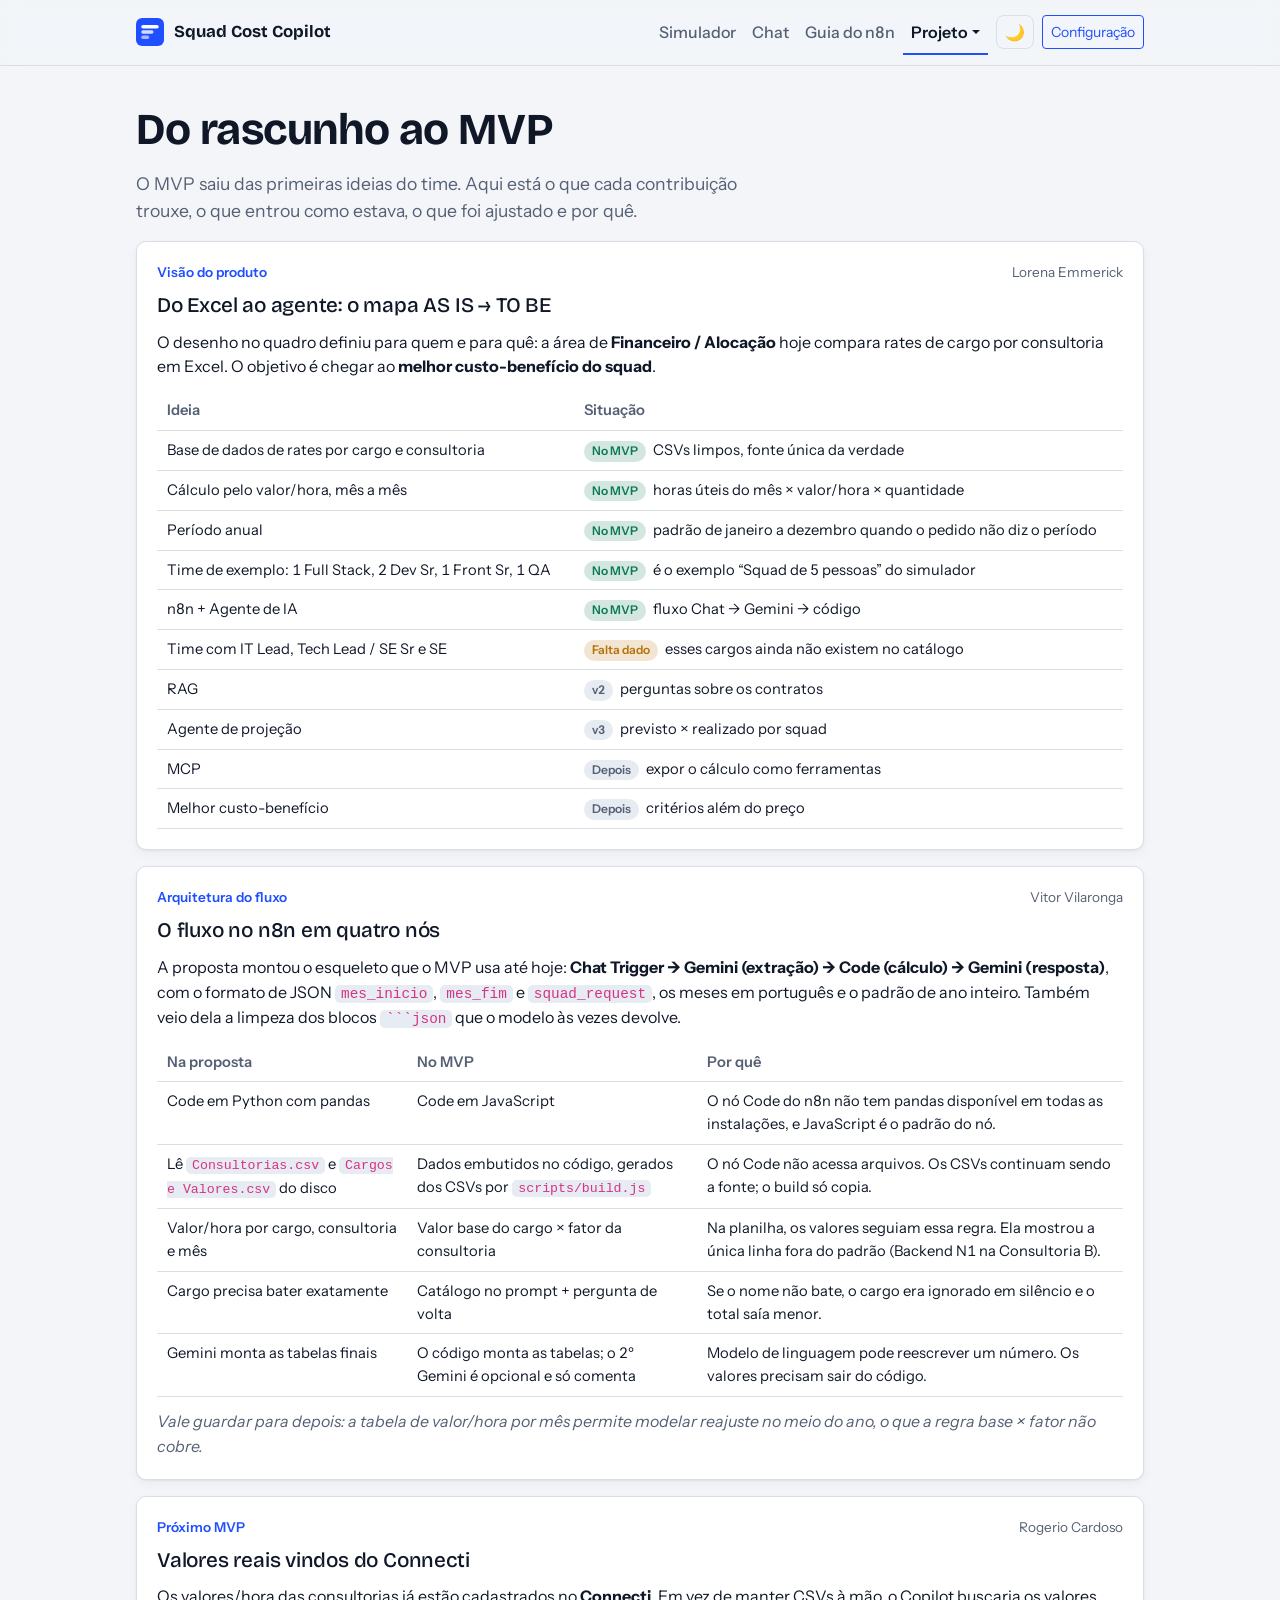
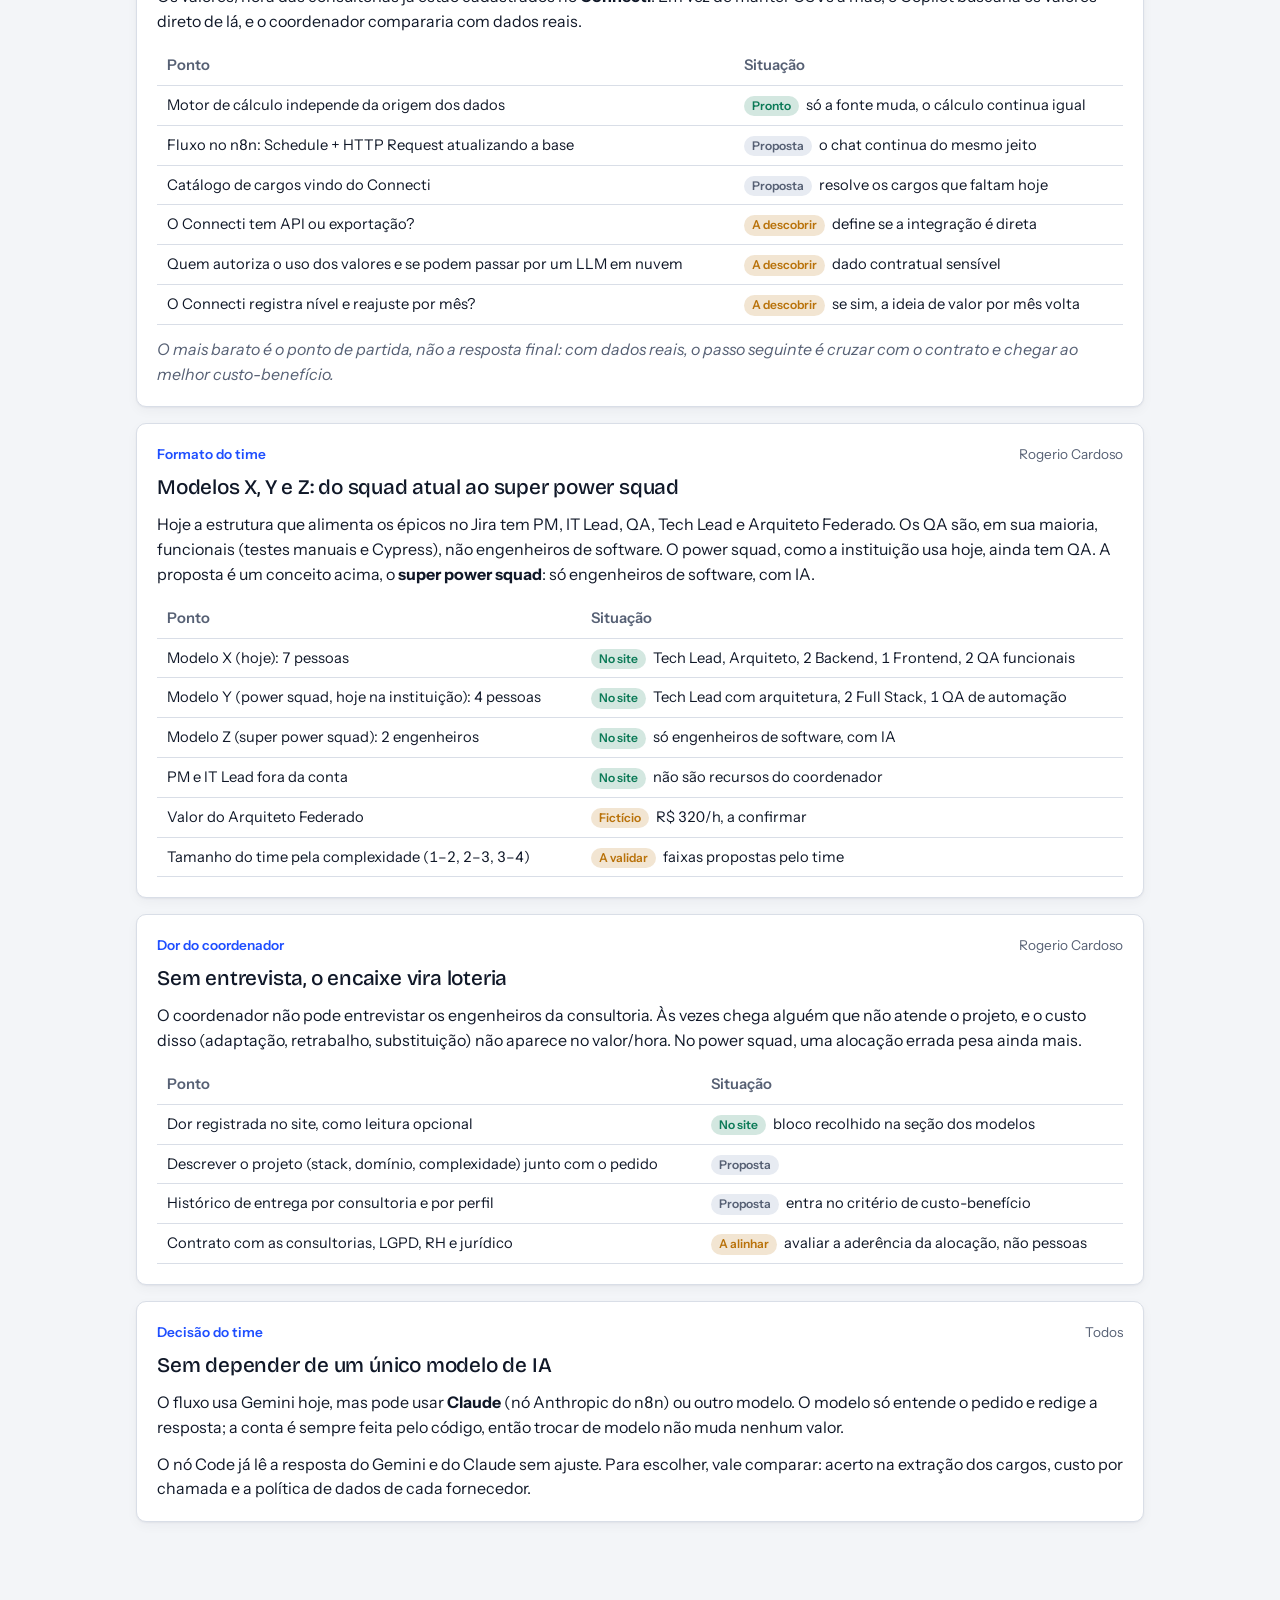
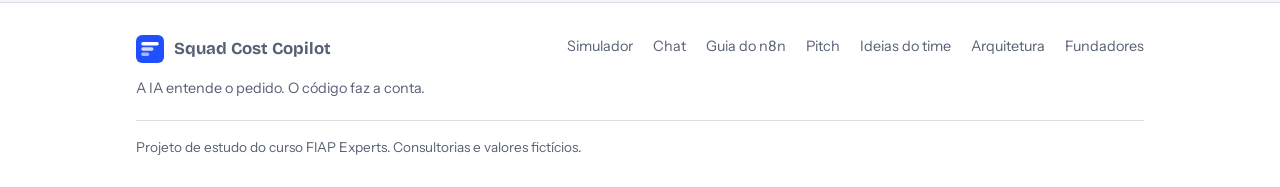
<file: web/ideias.html>
<!doctype html>
<html lang="pt-BR">
<head>
  <meta charset="utf-8">
  <script>try{if(localStorage.getItem('tema')==='dark')document.documentElement.setAttribute('data-theme','dark')}catch(e){}</script>
  <meta name="viewport" content="width=device-width, initial-scale=1">
  <title>Ideias do time</title>
  <meta name="description" content="Das primeiras ideias do time ao MVP: o que entrou, o que mudou e o que ficou para as próximas versões.">
  <link rel="icon" href="data:image/svg+xml,%3Csvg xmlns='http://www.w3.org/2000/svg' viewBox='0 0 32 32'%3E%3Crect width='32' height='32' rx='7' fill='%231F4FFF'/%3E%3Crect x='6' y='8' width='20' height='4' rx='2' fill='white'/%3E%3Crect x='6' y='14' width='14' height='4' rx='2' fill='white' opacity='.8'/%3E%3Crect x='6' y='20' width='9' height='4' rx='2' fill='white' opacity='.6'/%3E%3C/svg%3E">
  <link rel="preconnect" href="https://fonts.googleapis.com">
  <link rel="preconnect" href="https://fonts.gstatic.com" crossorigin>
  <link href="https://fonts.googleapis.com/css2?family=Bricolage+Grotesque:opsz,wght@12..96,500;12..96,700&family=Instrument+Sans:wght@400;500;600&display=swap" rel="stylesheet">
  <link href="https://cdn.jsdelivr.net/npm/bootstrap@5.3.3/dist/css/bootstrap.min.css" rel="stylesheet" integrity="sha384-QWTKZyjpPEjISv5WaRU9OFeRpok6YctnYmDr5pNlyT2bRjXh0JMhjY6hW+ALEwIH" crossorigin="anonymous">
  <link rel="stylesheet" href="style.css">
</head>
<body>
  <header class="topo sticky-top">
    <nav class="navbar navbar-expand-lg" aria-label="Principal">
      <div class="wrap">
        <a class="navbar-brand marca" href="index.html"><span class="logo"><svg width="28" height="28" viewBox="0 0 32 32" aria-hidden="true"><rect width="32" height="32" rx="7" fill="currentColor"/><rect x="6" y="8" width="20" height="4" rx="2" fill="#fff"/><rect x="6" y="14" width="14" height="4" rx="2" fill="#fff" opacity=".8"/><rect x="6" y="20" width="9" height="4" rx="2" fill="#fff" opacity=".6"/></svg></span>Squad Cost Copilot</a>
        <button class="navbar-toggler" type="button" data-bs-toggle="collapse" data-bs-target="#menu" aria-controls="menu" aria-expanded="false" aria-label="Abrir menu">
          <span class="navbar-toggler-icon"></span>
        </button>
        <div class="collapse navbar-collapse" id="menu">
          <ul class="navbar-nav ms-auto align-items-lg-center">
            <li class="nav-item"><a class="nav-link" href="index.html">Simulador</a></li>
            <li class="nav-item"><a class="nav-link" href="chat.html">Chat</a></li>
            <li class="nav-item"><a class="nav-link" href="guia-n8n.html">Guia do n8n</a></li>
            <li class="nav-item dropdown">
              <a class="nav-link dropdown-toggle active" href="#" role="button" data-bs-toggle="dropdown" aria-expanded="false">Projeto</a>
              <ul class="dropdown-menu dropdown-menu-end">
                <li><a class="dropdown-item" href="pitch.html">Pitch</a></li>
                <li><a class="dropdown-item active" href="ideias.html" aria-current="page">Ideias do time</a></li>
                <li><a class="dropdown-item" href="arquitetura.html">Arquitetura</a></li>
                <li><a class="dropdown-item" href="equipe.html">Fundadores</a></li>
              </ul>
            </li>
            <li class="nav-item ms-lg-2"><button type="button" class="btn-tema" id="btn-tema" aria-label="Alternar tema claro e escuro">🌙</button></li>
            <li class="nav-item ms-lg-2"><a class="btn btn-sm btn-outline-primary btn-config" href="config.html">Configuração</a></li>
          </ul>
        </div>
      </div>
    </nav>
  </header>

  <main class="wrap pagina">
    <h1>Do rascunho ao MVP</h1>
    <p class="lead">O MVP saiu das primeiras ideias do time. Aqui está o que cada contribuição trouxe, o que entrou como estava, o que foi ajustado e por quê.</p>

    <section class="painel ideia">
      <div class="bloco-topo"><span class="tempo">Visão do produto</span><span class="quem">Lorena Emmerick</span></div>
      <h2>Do Excel ao agente: o mapa AS IS → TO BE</h2>
      <p>O desenho no quadro definiu para quem e para quê: a área de <strong>Financeiro / Alocação</strong> hoje compara rates de cargo por consultoria em Excel. O objetivo é chegar ao <strong>melhor custo-benefício do squad</strong>.</p>
      <table class="tabela-ideias">
        <thead><tr><th>Ideia</th><th>Situação</th></tr></thead>
        <tbody>
          <tr><td>Base de dados de rates por cargo e consultoria</td><td><span class="selo feito">No MVP</span> CSVs limpos, fonte única da verdade</td></tr>
          <tr><td>Cálculo pelo valor/hora, mês a mês</td><td><span class="selo feito">No MVP</span> horas úteis do mês × valor/hora × quantidade</td></tr>
          <tr><td>Período anual</td><td><span class="selo feito">No MVP</span> padrão de janeiro a dezembro quando o pedido não diz o período</td></tr>
          <tr><td>Time de exemplo: 1 Full Stack, 2 Dev Sr, 1 Front Sr, 1 QA</td><td><span class="selo feito">No MVP</span> é o exemplo “Squad de 5 pessoas” do simulador</td></tr>
          <tr><td>n8n + Agente de IA</td><td><span class="selo feito">No MVP</span> fluxo Chat → Gemini → código</td></tr>
          <tr><td>Time com IT Lead, Tech Lead / SE Sr e SE</td><td><span class="selo pendente">Falta dado</span> esses cargos ainda não existem no catálogo</td></tr>
          <tr><td>RAG</td><td><span class="selo depois">v2</span> perguntas sobre os contratos</td></tr>
          <tr><td>Agente de projeção</td><td><span class="selo depois">v3</span> previsto × realizado por squad</td></tr>
          <tr><td>MCP</td><td><span class="selo depois">Depois</span> expor o cálculo como ferramentas</td></tr>
          <tr><td>Melhor custo-benefício</td><td><span class="selo depois">Depois</span> critérios além do preço</td></tr>
        </tbody>
      </table>
    </section>

    <section class="painel ideia">
      <div class="bloco-topo"><span class="tempo">Arquitetura do fluxo</span><span class="quem">Vitor Vilaronga</span></div>
      <h2>O fluxo no n8n em quatro nós</h2>
      <p>A proposta montou o esqueleto que o MVP usa até hoje: <strong>Chat Trigger → Gemini (extração) → Code (cálculo) → Gemini (resposta)</strong>, com o formato de JSON <code>mes_inicio</code>, <code>mes_fim</code> e <code>squad_request</code>, os meses em português e o padrão de ano inteiro. Também veio dela a limpeza dos blocos <code>```json</code> que o modelo às vezes devolve.</p>
      <table class="tabela-ideias">
        <thead><tr><th>Na proposta</th><th>No MVP</th><th>Por quê</th></tr></thead>
        <tbody>
          <tr><td>Code em Python com pandas</td><td>Code em JavaScript</td><td>O nó Code do n8n não tem pandas disponível em todas as instalações, e JavaScript é o padrão do nó.</td></tr>
          <tr><td>Lê <code>Consultorias.csv</code> e <code>Cargos e Valores.csv</code> do disco</td><td>Dados embutidos no código, gerados dos CSVs por <code>scripts/build.js</code></td><td>O nó Code não acessa arquivos. Os CSVs continuam sendo a fonte; o build só copia.</td></tr>
          <tr><td>Valor/hora por cargo, consultoria e mês</td><td>Valor base do cargo × fator da consultoria</td><td>Na planilha, os valores seguiam essa regra. Ela mostrou a única linha fora do padrão (Backend N1 na Consultoria B).</td></tr>
          <tr><td>Cargo precisa bater exatamente</td><td>Catálogo no prompt + pergunta de volta</td><td>Se o nome não bate, o cargo era ignorado em silêncio e o total saía menor.</td></tr>
          <tr><td>Gemini monta as tabelas finais</td><td>O código monta as tabelas; o 2º Gemini é opcional e só comenta</td><td>Modelo de linguagem pode reescrever um número. Os valores precisam sair do código.</td></tr>
        </tbody>
      </table>
      <p class="fala">Vale guardar para depois: a tabela de valor/hora por mês permite modelar reajuste no meio do ano, o que a regra base × fator não cobre.</p>
    </section>

    <section class="painel ideia">
      <div class="bloco-topo"><span class="tempo">Próximo MVP</span><span class="quem">Rogerio Cardoso</span></div>
      <h2>Valores reais vindos do Connecti</h2>
      <p>Os valores/hora das consultorias já estão cadastrados no <strong>Connecti</strong>. Em vez de manter CSVs à mão, o Copilot buscaria os valores direto de lá, e o coordenador compararia com dados reais.</p>
      <table class="tabela-ideias">
        <thead><tr><th>Ponto</th><th>Situação</th></tr></thead>
        <tbody>
          <tr><td>Motor de cálculo independe da origem dos dados</td><td><span class="selo feito">Pronto</span> só a fonte muda, o cálculo continua igual</td></tr>
          <tr><td>Fluxo no n8n: Schedule + HTTP Request atualizando a base</td><td><span class="selo depois">Proposta</span> o chat continua do mesmo jeito</td></tr>
          <tr><td>Catálogo de cargos vindo do Connecti</td><td><span class="selo depois">Proposta</span> resolve os cargos que faltam hoje</td></tr>
          <tr><td>O Connecti tem API ou exportação?</td><td><span class="selo pendente">A descobrir</span> define se a integração é direta</td></tr>
          <tr><td>Quem autoriza o uso dos valores e se podem passar por um LLM em nuvem</td><td><span class="selo pendente">A descobrir</span> dado contratual sensível</td></tr>
          <tr><td>O Connecti registra nível e reajuste por mês?</td><td><span class="selo pendente">A descobrir</span> se sim, a ideia de valor por mês volta</td></tr>
        </tbody>
      </table>
      <p class="fala">O mais barato é o ponto de partida, não a resposta final: com dados reais, o passo seguinte é cruzar com o contrato e chegar ao melhor custo-benefício.</p>
    </section>

    <section class="painel ideia">
      <div class="bloco-topo"><span class="tempo">Formato do time</span><span class="quem">Rogerio Cardoso</span></div>
      <h2>Modelos X, Y e Z: do squad atual ao super power squad</h2>
      <p>Hoje a estrutura que alimenta os épicos no Jira tem PM, IT Lead, QA, Tech Lead e Arquiteto Federado. Os QA são, em sua maioria, funcionais (testes manuais e Cypress), não engenheiros de software. O power squad, como a instituição usa hoje, ainda tem QA. A proposta é um conceito acima, o <strong>super power squad</strong>: só engenheiros de software, com IA.</p>
      <table class="tabela-ideias">
        <thead><tr><th>Ponto</th><th>Situação</th></tr></thead>
        <tbody>
          <tr><td>Modelo X (hoje): 7 pessoas</td><td><span class="selo feito">No site</span> Tech Lead, Arquiteto, 2 Backend, 1 Frontend, 2 QA funcionais</td></tr>
          <tr><td>Modelo Y (power squad, hoje na instituição): 4 pessoas</td><td><span class="selo feito">No site</span> Tech Lead com arquitetura, 2 Full Stack, 1 QA de automação</td></tr>
          <tr><td>Modelo Z (super power squad): 2 engenheiros</td><td><span class="selo feito">No site</span> só engenheiros de software, com IA</td></tr>
          <tr><td>PM e IT Lead fora da conta</td><td><span class="selo feito">No site</span> não são recursos do coordenador</td></tr>
          <tr><td>Valor do Arquiteto Federado</td><td><span class="selo pendente">Fictício</span> R$ 320/h, a confirmar</td></tr>
          <tr><td>Tamanho do time pela complexidade (1–2, 2–3, 3–4)</td><td><span class="selo pendente">A validar</span> faixas propostas pelo time</td></tr>
        </tbody>
      </table>
    </section>

    <section class="painel ideia">
      <div class="bloco-topo"><span class="tempo">Dor do coordenador</span><span class="quem">Rogerio Cardoso</span></div>
      <h2>Sem entrevista, o encaixe vira loteria</h2>
      <p>O coordenador não pode entrevistar os engenheiros da consultoria. Às vezes chega alguém que não atende o projeto, e o custo disso (adaptação, retrabalho, substituição) não aparece no valor/hora. No power squad, uma alocação errada pesa ainda mais.</p>
      <table class="tabela-ideias">
        <thead><tr><th>Ponto</th><th>Situação</th></tr></thead>
        <tbody>
          <tr><td>Dor registrada no site, como leitura opcional</td><td><span class="selo feito">No site</span> bloco recolhido na seção dos modelos</td></tr>
          <tr><td>Descrever o projeto (stack, domínio, complexidade) junto com o pedido</td><td><span class="selo depois">Proposta</span></td></tr>
          <tr><td>Histórico de entrega por consultoria e por perfil</td><td><span class="selo depois">Proposta</span> entra no critério de custo-benefício</td></tr>
          <tr><td>Contrato com as consultorias, LGPD, RH e jurídico</td><td><span class="selo pendente">A alinhar</span> avaliar a aderência da alocação, não pessoas</td></tr>
        </tbody>
      </table>
    </section>

    <section class="painel ideia">
      <div class="bloco-topo"><span class="tempo">Decisão do time</span><span class="quem">Todos</span></div>
      <h2>Sem depender de um único modelo de IA</h2>
      <p>O fluxo usa Gemini hoje, mas pode usar <strong>Claude</strong> (nó Anthropic do n8n) ou outro modelo. O modelo só entende o pedido e redige a resposta; a conta é sempre feita pelo código, então trocar de modelo não muda nenhum valor.</p>
      <p>O nó Code já lê a resposta do Gemini e do Claude sem ajuste. Para escolher, vale comparar: acerto na extração dos cargos, custo por chamada e a política de dados de cada fornecedor.</p>
    </section>
  </main>

  <footer class="rodape">
    <div class="wrap rodape-grid">
      <div>
        <a class="marca" href="index.html"><span class="logo"><svg width="28" height="28" viewBox="0 0 32 32" aria-hidden="true"><rect width="32" height="32" rx="7" fill="currentColor"/><rect x="6" y="8" width="20" height="4" rx="2" fill="#fff"/><rect x="6" y="14" width="14" height="4" rx="2" fill="#fff" opacity=".8"/><rect x="6" y="20" width="9" height="4" rx="2" fill="#fff" opacity=".6"/></svg></span>Squad Cost Copilot</a>
        <p>A IA entende o pedido. O código faz a conta.</p>
      </div>
      <nav aria-label="Rodapé" class="rodape-links">
        <a href="index.html">Simulador</a>
        <a href="chat.html">Chat</a>
        <a href="guia-n8n.html">Guia do n8n</a>
        <a href="pitch.html">Pitch</a>
        <a href="ideias.html">Ideias do time</a>
        <a href="arquitetura.html">Arquitetura</a>
        <a href="equipe.html">Fundadores</a>
      </nav>
      <p class="rodape-nota">Projeto de estudo do curso FIAP Experts. Consultorias e valores fictícios.</p>
    </div>
  </footer>
  <script>(function(){var b=document.getElementById('btn-tema'),r=document.documentElement;function sync(){var d=r.getAttribute('data-theme')==='dark';b.textContent=d?'☀️':'🌙';b.setAttribute('aria-pressed',d)}sync();b.addEventListener('click',function(){var d=r.getAttribute('data-theme')!=='dark';if(d)r.setAttribute('data-theme','dark');else r.removeAttribute('data-theme');try{localStorage.setItem('tema',d?'dark':'light')}catch(e){}sync()})})();</script>
  <script src="https://cdn.jsdelivr.net/npm/bootstrap@5.3.3/dist/js/bootstrap.bundle.min.js" integrity="sha384-YvpcrYf0tY3lHB60NNkmXc5s9fDVZLESaAA55NDzOxhy9GkcIdslK1eN7N6jIeHz" crossorigin="anonymous"></script>
</body>
</html>
</file>
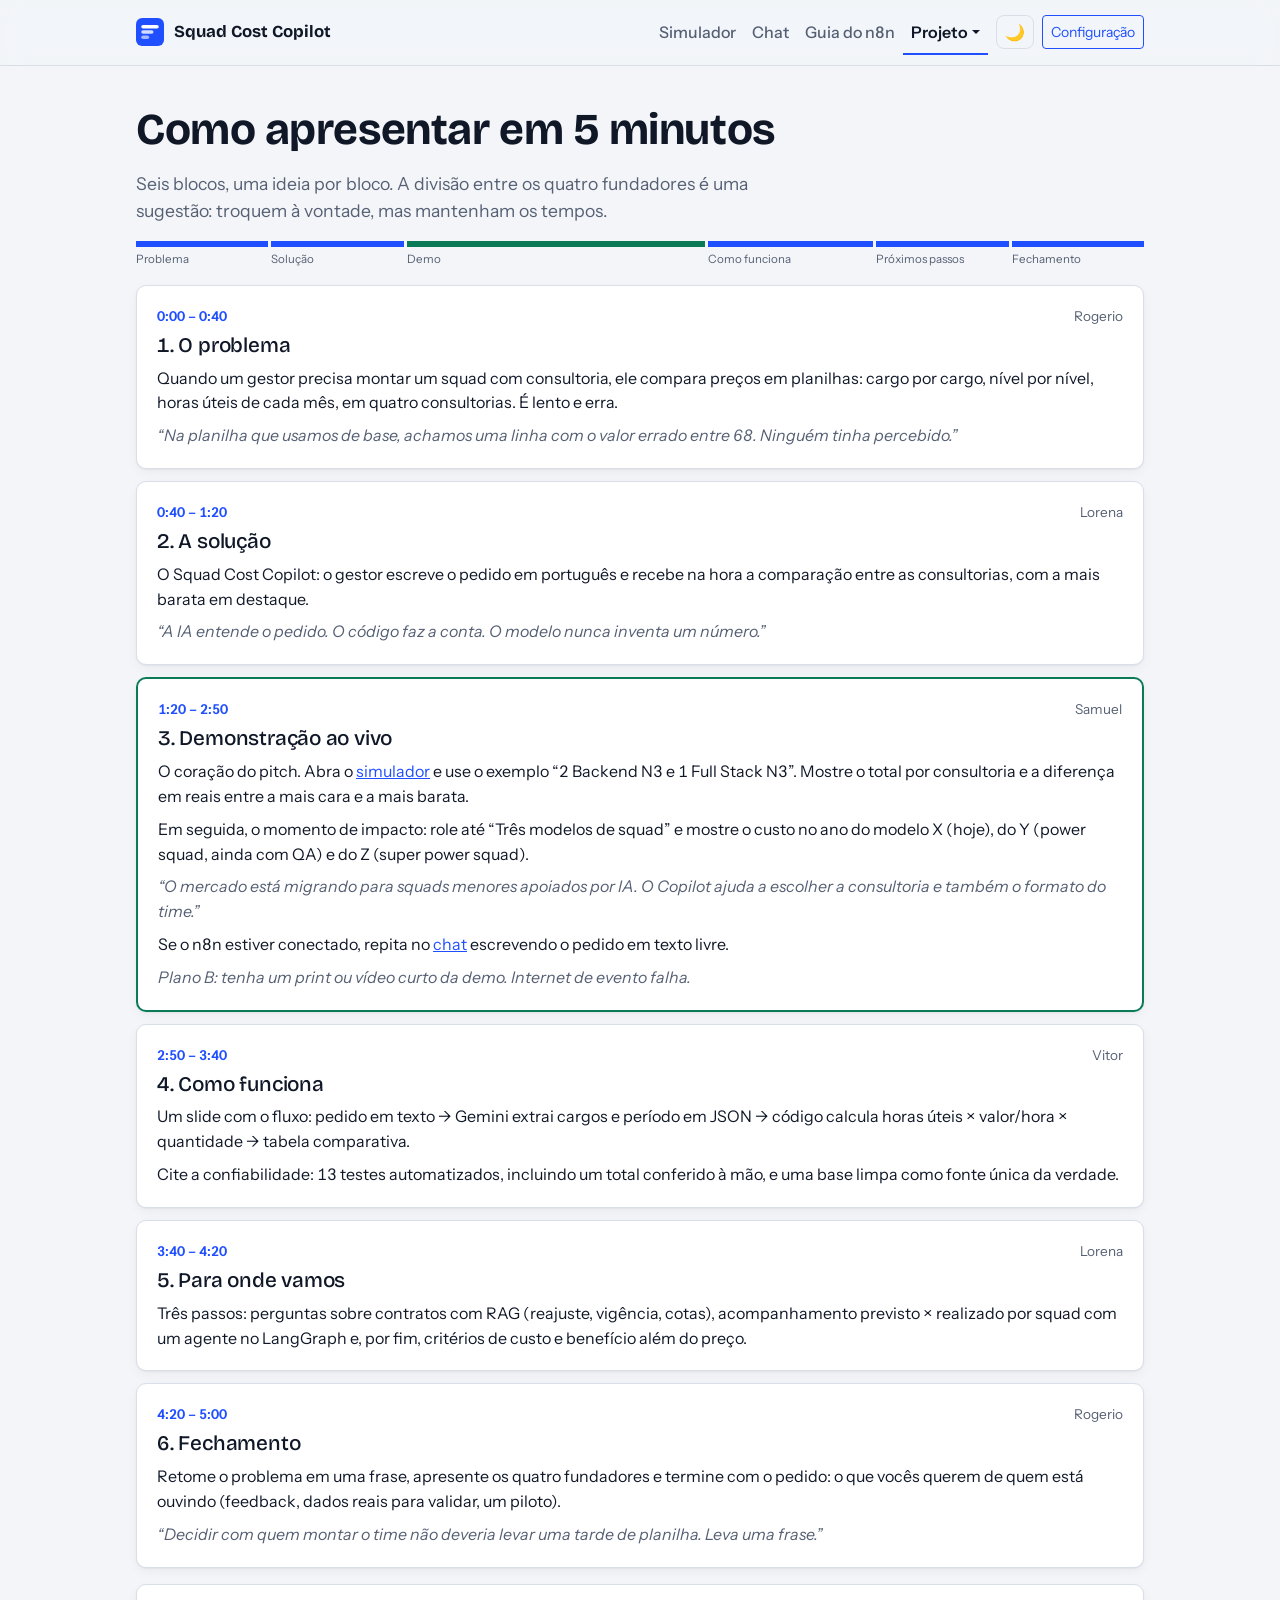
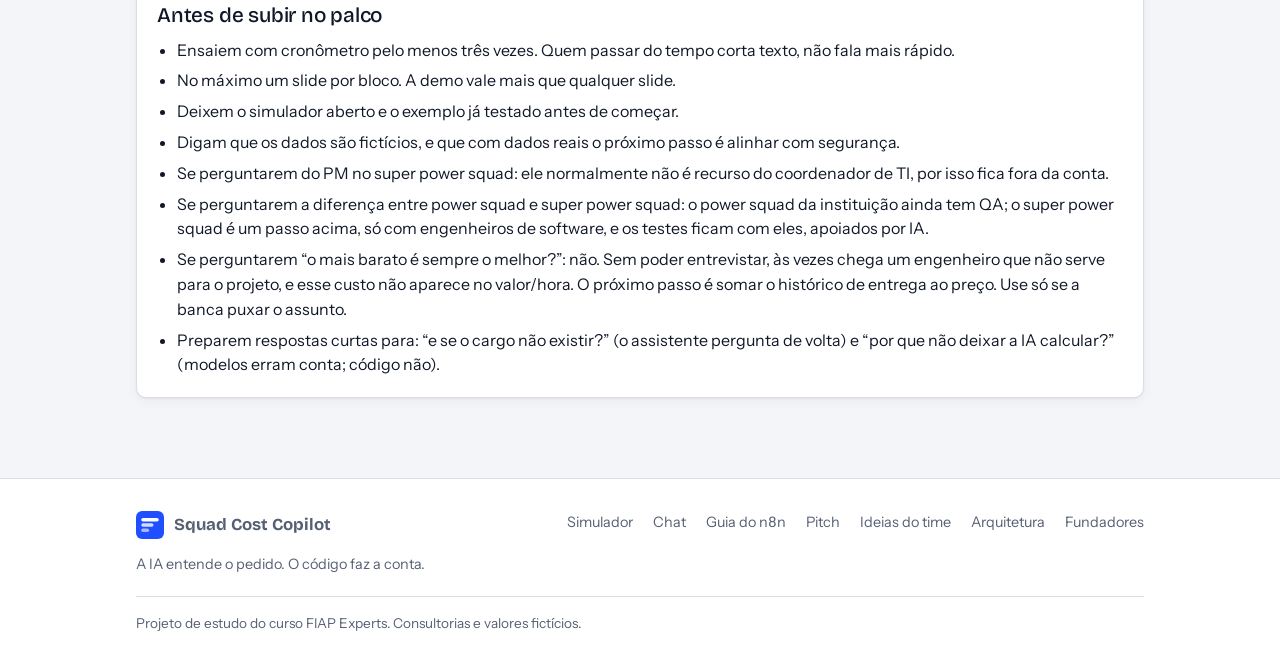
<file: web/pitch.html>
<!doctype html>
<html lang="pt-BR">
<head>
  <meta charset="utf-8">
  <script>try{if(localStorage.getItem('tema')==='dark')document.documentElement.setAttribute('data-theme','dark')}catch(e){}</script>
  <meta name="viewport" content="width=device-width, initial-scale=1">
  <title>Pitch em 5 minutos</title>
  <meta name="description" content="Roteiro do pitch de 5 minutos do Squad Cost Copilot: tempo, falas e quem apresenta cada parte.">
  <link rel="icon" href="data:image/svg+xml,%3Csvg xmlns='http://www.w3.org/2000/svg' viewBox='0 0 32 32'%3E%3Crect width='32' height='32' rx='7' fill='%231F4FFF'/%3E%3Crect x='6' y='8' width='20' height='4' rx='2' fill='white'/%3E%3Crect x='6' y='14' width='14' height='4' rx='2' fill='white' opacity='.8'/%3E%3Crect x='6' y='20' width='9' height='4' rx='2' fill='white' opacity='.6'/%3E%3C/svg%3E">
  <link rel="preconnect" href="https://fonts.googleapis.com">
  <link rel="preconnect" href="https://fonts.gstatic.com" crossorigin>
  <link href="https://fonts.googleapis.com/css2?family=Bricolage+Grotesque:opsz,wght@12..96,500;12..96,700&family=Instrument+Sans:wght@400;500;600&display=swap" rel="stylesheet">
  <link href="https://cdn.jsdelivr.net/npm/bootstrap@5.3.3/dist/css/bootstrap.min.css" rel="stylesheet" integrity="sha384-QWTKZyjpPEjISv5WaRU9OFeRpok6YctnYmDr5pNlyT2bRjXh0JMhjY6hW+ALEwIH" crossorigin="anonymous">
  <link rel="stylesheet" href="style.css">
</head>
<body>
  <header class="topo sticky-top">
    <nav class="navbar navbar-expand-lg" aria-label="Principal">
      <div class="wrap">
        <a class="navbar-brand marca" href="index.html"><span class="logo"><svg width="28" height="28" viewBox="0 0 32 32" aria-hidden="true"><rect width="32" height="32" rx="7" fill="currentColor"/><rect x="6" y="8" width="20" height="4" rx="2" fill="#fff"/><rect x="6" y="14" width="14" height="4" rx="2" fill="#fff" opacity=".8"/><rect x="6" y="20" width="9" height="4" rx="2" fill="#fff" opacity=".6"/></svg></span>Squad Cost Copilot</a>
        <button class="navbar-toggler" type="button" data-bs-toggle="collapse" data-bs-target="#menu" aria-controls="menu" aria-expanded="false" aria-label="Abrir menu">
          <span class="navbar-toggler-icon"></span>
        </button>
        <div class="collapse navbar-collapse" id="menu">
          <ul class="navbar-nav ms-auto align-items-lg-center">
            <li class="nav-item"><a class="nav-link" href="index.html">Simulador</a></li>
            <li class="nav-item"><a class="nav-link" href="chat.html">Chat</a></li>
            <li class="nav-item"><a class="nav-link" href="guia-n8n.html">Guia do n8n</a></li>
            <li class="nav-item dropdown">
              <a class="nav-link dropdown-toggle active" href="#" role="button" data-bs-toggle="dropdown" aria-expanded="false">Projeto</a>
              <ul class="dropdown-menu dropdown-menu-end">
                <li><a class="dropdown-item active" href="pitch.html" aria-current="page">Pitch</a></li>
                <li><a class="dropdown-item" href="ideias.html">Ideias do time</a></li>
                <li><a class="dropdown-item" href="arquitetura.html">Arquitetura</a></li>
                <li><a class="dropdown-item" href="equipe.html">Fundadores</a></li>
              </ul>
            </li>
            <li class="nav-item ms-lg-2"><button type="button" class="btn-tema" id="btn-tema" aria-label="Alternar tema claro e escuro">🌙</button></li>
            <li class="nav-item ms-lg-2"><a class="btn btn-sm btn-outline-primary btn-config" href="config.html">Configuração</a></li>
          </ul>
        </div>
      </div>
    </nav>
  </header>

  <main class="wrap pagina">
    <h1>Como apresentar em 5 minutos</h1>
    <p class="lead">Seis blocos, uma ideia por bloco. A divisão entre os quatro fundadores é uma sugestão: troquem à vontade, mas mantenham os tempos.</p>

    <div class="tempo-barra" aria-hidden="true">
      <span style="flex: 40">Problema</span>
      <span style="flex: 40">Solução</span>
      <span style="flex: 90">Demo</span>
      <span style="flex: 50">Como funciona</span>
      <span style="flex: 40">Próximos passos</span>
      <span style="flex: 40">Fechamento</span>
    </div>

    <ol class="pitch">
      <li class="painel bloco">
        <div class="bloco-topo"><span class="tempo">0:00 – 0:40</span><span class="quem">Rogerio</span></div>
        <h2>1. O problema</h2>
        <p>Quando um gestor precisa montar um squad com consultoria, ele compara preços em planilhas: cargo por cargo, nível por nível, horas úteis de cada mês, em quatro consultorias. É lento e erra.</p>
        <p class="fala">“Na planilha que usamos de base, achamos uma linha com o valor errado entre 68. Ninguém tinha percebido.”</p>
      </li>

      <li class="painel bloco">
        <div class="bloco-topo"><span class="tempo">0:40 – 1:20</span><span class="quem">Lorena</span></div>
        <h2>2. A solução</h2>
        <p>O Squad Cost Copilot: o gestor escreve o pedido em português e recebe na hora a comparação entre as consultorias, com a mais barata em destaque.</p>
        <p class="fala">“A IA entende o pedido. O código faz a conta. O modelo nunca inventa um número.”</p>
      </li>

      <li class="painel bloco destaque">
        <div class="bloco-topo"><span class="tempo">1:20 – 2:50</span><span class="quem">Samuel</span></div>
        <h2>3. Demonstração ao vivo</h2>
        <p>O coração do pitch. Abra o <a href="index.html">simulador</a> e use o exemplo “2 Backend N3 e 1 Full Stack N3”. Mostre o total por consultoria e a diferença em reais entre a mais cara e a mais barata.</p>
        <p>Em seguida, o momento de impacto: role até “Três modelos de squad” e mostre o custo no ano do modelo X (hoje), do Y (power squad, ainda com QA) e do Z (super power squad).</p>
        <p class="fala">“O mercado está migrando para squads menores apoiados por IA. O Copilot ajuda a escolher a consultoria e também o formato do time.”</p>
        <p>Se o n8n estiver conectado, repita no <a href="chat.html">chat</a> escrevendo o pedido em texto livre.</p>
        <p class="fala">Plano B: tenha um print ou vídeo curto da demo. Internet de evento falha.</p>
      </li>

      <li class="painel bloco">
        <div class="bloco-topo"><span class="tempo">2:50 – 3:40</span><span class="quem">Vitor</span></div>
        <h2>4. Como funciona</h2>
        <p>Um slide com o fluxo: pedido em texto → Gemini extrai cargos e período em JSON → código calcula horas úteis × valor/hora × quantidade → tabela comparativa.</p>
        <p>Cite a confiabilidade: 13 testes automatizados, incluindo um total conferido à mão, e uma base limpa como fonte única da verdade.</p>
      </li>

      <li class="painel bloco">
        <div class="bloco-topo"><span class="tempo">3:40 – 4:20</span><span class="quem">Lorena</span></div>
        <h2>5. Para onde vamos</h2>
        <p>Três passos: perguntas sobre contratos com RAG (reajuste, vigência, cotas), acompanhamento previsto × realizado por squad com um agente no LangGraph e, por fim, critérios de custo e benefício além do preço.</p>
      </li>

      <li class="painel bloco">
        <div class="bloco-topo"><span class="tempo">4:20 – 5:00</span><span class="quem">Rogerio</span></div>
        <h2>6. Fechamento</h2>
        <p>Retome o problema em uma frase, apresente os quatro fundadores e termine com o pedido: o que vocês querem de quem está ouvindo (feedback, dados reais para validar, um piloto).</p>
        <p class="fala">“Decidir com quem montar o time não deveria levar uma tarde de planilha. Leva uma frase.”</p>
      </li>
    </ol>

    <section class="painel dicas">
      <h2>Antes de subir no palco</h2>
      <ul>
        <li>Ensaiem com cronômetro pelo menos três vezes. Quem passar do tempo corta texto, não fala mais rápido.</li>
        <li>No máximo um slide por bloco. A demo vale mais que qualquer slide.</li>
        <li>Deixem o simulador aberto e o exemplo já testado antes de começar.</li>
        <li>Digam que os dados são fictícios, e que com dados reais o próximo passo é alinhar com segurança.</li>
        <li>Se perguntarem do PM no super power squad: ele normalmente não é recurso do coordenador de TI, por isso fica fora da conta.</li>
        <li>Se perguntarem a diferença entre power squad e super power squad: o power squad da instituição ainda tem QA; o super power squad é um passo acima, só com engenheiros de software, e os testes ficam com eles, apoiados por IA.</li>
        <li>Se perguntarem “o mais barato é sempre o melhor?”: não. Sem poder entrevistar, às vezes chega um engenheiro que não serve para o projeto, e esse custo não aparece no valor/hora. O próximo passo é somar o histórico de entrega ao preço. Use só se a banca puxar o assunto.</li>
        <li>Preparem respostas curtas para: “e se o cargo não existir?” (o assistente pergunta de volta) e “por que não deixar a IA calcular?” (modelos erram conta; código não).</li>
      </ul>
    </section>
  </main>

  <footer class="rodape">
    <div class="wrap rodape-grid">
      <div>
        <a class="marca" href="index.html"><span class="logo"><svg width="28" height="28" viewBox="0 0 32 32" aria-hidden="true"><rect width="32" height="32" rx="7" fill="currentColor"/><rect x="6" y="8" width="20" height="4" rx="2" fill="#fff"/><rect x="6" y="14" width="14" height="4" rx="2" fill="#fff" opacity=".8"/><rect x="6" y="20" width="9" height="4" rx="2" fill="#fff" opacity=".6"/></svg></span>Squad Cost Copilot</a>
        <p>A IA entende o pedido. O código faz a conta.</p>
      </div>
      <nav aria-label="Rodapé" class="rodape-links">
        <a href="index.html">Simulador</a>
        <a href="chat.html">Chat</a>
        <a href="guia-n8n.html">Guia do n8n</a>
        <a href="pitch.html">Pitch</a>
        <a href="ideias.html">Ideias do time</a>
        <a href="arquitetura.html">Arquitetura</a>
        <a href="equipe.html">Fundadores</a>
      </nav>
      <p class="rodape-nota">Projeto de estudo do curso FIAP Experts. Consultorias e valores fictícios.</p>
    </div>
  </footer>
  <script>(function(){var b=document.getElementById('btn-tema'),r=document.documentElement;function sync(){var d=r.getAttribute('data-theme')==='dark';b.textContent=d?'☀️':'🌙';b.setAttribute('aria-pressed',d)}sync();b.addEventListener('click',function(){var d=r.getAttribute('data-theme')!=='dark';if(d)r.setAttribute('data-theme','dark');else r.removeAttribute('data-theme');try{localStorage.setItem('tema',d?'dark':'light')}catch(e){}sync()})})();</script>
  <script src="https://cdn.jsdelivr.net/npm/bootstrap@5.3.3/dist/js/bootstrap.bundle.min.js" integrity="sha384-YvpcrYf0tY3lHB60NNkmXc5s9fDVZLESaAA55NDzOxhy9GkcIdslK1eN7N6jIeHz" crossorigin="anonymous"></script>
</body>
</html>
</file>
<file: web/style.css>
:root {
  --bg: #f3f5f8;
  --surface: #ffffff;
  --ink: #101828;
  --muted: #566074;
  --line: #d9dee7;
  --accent: #1f4fff;
  --accent-ink: #ffffff;
  --good: #0b7a57;
  --track: #e7ebf2;
  --ca: #1f4fff;
  --cb: #0e8f9b;
  --cc: #b9720a;
  --cd: #b02f5c;
  --r: 10px;
  --body: "Instrument Sans", system-ui, -apple-system, "Segoe UI", Roboto, sans-serif;
  --display: "Bricolage Grotesque", var(--body);
  color-scheme: light;
}

:root[data-theme="dark"] {
  color-scheme: dark;
  --bg: #0c1220;
  --surface: #131b2e;
  --ink: #e8ecf4;
  --muted: #9aa6bc;
  --line: #25304a;
  --accent: #6d8bff;
  --accent-ink: #0c1220;
  --good: #4fd1a1;
  --track: #1b2640;
  --ca: #6d8bff;
  --cb: #35c3d0;
  --cc: #e0a03c;
  --cd: #e0628f;
}

* { box-sizing: border-box; }

html { -webkit-text-size-adjust: 100%; }

body {
  margin: 0;
  background: var(--bg);
  color: var(--ink);
  font-family: var(--body);
  font-size: 1rem;
  line-height: 1.55;
  font-variant-numeric: tabular-nums;
}

.wrap {
  width: 100%;
  max-width: 1040px;
  margin-inline: auto;
  padding-inline: 16px;
}

h1, h2, h3 { font-family: var(--display); margin: 0; line-height: 1.1; letter-spacing: -0.01em; }
p { margin: 0; }

:focus-visible { outline: 3px solid var(--accent); outline-offset: 2px; }


/* hero */
.hero { padding-block: 40px 56px; }
.hero h1 { font-size: clamp(2rem, 7vw, 3.75rem); font-weight: 700; max-width: 20ch; }
.lead { margin-top: 16px; max-width: 52ch; color: var(--muted); font-size: 1.1rem; }

/* simulador */
.simulador { margin-top: 32px; display: grid; grid-template-columns: minmax(0, 1fr); gap: 16px; }
.simulador > * { min-width: 0; }
@media (min-width: 880px) {
  .simulador { grid-template-columns: minmax(0, 5fr) minmax(0, 7fr); align-items: start; gap: 24px; }
}

.painel { background: var(--surface); border: 1px solid var(--line); border-radius: var(--r); padding: 20px; }

.rotulo { display: block; font-size: 0.85rem; color: var(--muted); margin-bottom: 8px; }
.exemplos { display: flex; flex-wrap: wrap; gap: 8px; align-items: center; margin-bottom: 20px; }
.exemplos .rotulo { width: 100%; margin: 0; }

.chip {
  font: inherit; font-size: 0.9rem; color: var(--ink);
  background: transparent; border: 1px solid var(--line); border-radius: 999px;
  padding: 6px 12px; cursor: pointer; min-height: 36px;
}
.chip:hover { border-color: var(--accent); }

fieldset { border: 0; padding: 0; margin: 0 0 20px; min-width: 0; }
legend { font-weight: 600; margin-bottom: 10px; padding: 0; }

.periodo { display: flex; flex-wrap: wrap; gap: 12px; align-items: end; }
.periodo legend { width: 100%; float: left; }
.periodo label { display: grid; gap: 4px; font-size: 0.9rem; color: var(--muted); flex: 1 1 120px; }

select, input[type="number"] {
  font: inherit; color: var(--ink); background: var(--bg);
  border: 1px solid var(--line); border-radius: 8px;
  padding: 10px 12px; min-height: 44px; width: 100%;
}
select:hover, input[type="number"]:hover { border-color: var(--muted); }

.linha {
  display: grid; grid-template-columns: 1fr 44px; gap: 8px; align-items: end;
  padding-bottom: 14px; margin-bottom: 14px; border-bottom: 1px solid var(--line);
}
.linha .cargo-sel { grid-column: 1 / -1; }
.linha .qtd { display: grid; gap: 4px; font-size: 0.9rem; color: var(--muted); }
.linha .remover {
  font: inherit; font-size: 1.25rem; line-height: 1; color: var(--muted);
  background: transparent; border: 1px solid var(--line); border-radius: 8px; cursor: pointer;
  min-height: 44px;
}
.linha .remover:hover { color: var(--cd); border-color: var(--cd); }

.btn-sec {
  font: inherit; font-weight: 500; color: var(--accent);
  background: transparent; border: 1px dashed var(--accent); border-radius: 8px;
  padding: 10px 14px; cursor: pointer; min-height: 44px; margin-top: 4px;
}
.btn-sec:hover { background: color-mix(in srgb, var(--accent) 8%, transparent); }

/* saída */
.saida h2 { font-size: 1.35rem; }
.resumo { margin-top: 6px; color: var(--muted); font-size: 0.95rem; }

.barras { list-style: none; padding: 0; margin: 20px 0 0; display: grid; gap: 18px; }
.barra-topo { display: flex; justify-content: space-between; align-items: baseline; gap: 12px; }
.barra-nome { display: flex; align-items: center; gap: 8px; font-weight: 600; }
.ponto { width: 10px; height: 10px; border-radius: 50%; flex: none; }
.barra-total { font-family: var(--display); font-weight: 700; font-size: 1.4rem; white-space: nowrap; }
.trilho { margin-top: 8px; height: 14px; background: var(--track); border-radius: 7px; overflow: hidden; }
.preenche { height: 100%; border-radius: 7px; width: 0; transition: width 0.45s ease; }
.barra-nota { margin-top: 6px; font-size: 0.9rem; color: var(--muted); }
.barra-nota.melhor { color: var(--good); font-weight: 600; }

details.detalhe { margin-top: 24px; border-top: 1px solid var(--line); padding-top: 16px; }
details.detalhe summary { cursor: pointer; font-weight: 600; min-height: 32px; }
.rolagem { overflow-x: auto; margin-top: 12px; }
table { border-collapse: collapse; width: 100%; font-size: 0.9rem; min-width: 520px; }
th, td { padding: 8px 10px; border-bottom: 1px solid var(--line); text-align: right; white-space: nowrap; }
th:first-child, td:first-child { text-align: left; white-space: normal; }
thead th { color: var(--muted); font-weight: 600; }

.vazio, .erro { margin: 0; color: var(--muted); }
.erro-lista { margin: 12px 0 0; padding-left: 20px; color: var(--cd); }

/* como funciona */
.como { padding-block: 24px 56px; }
.como h2, .rota h2 { font-size: clamp(1.5rem, 4.5vw, 2.25rem); max-width: 24ch; }
.passos { list-style: none; counter-reset: p; margin: 28px 0 0; padding: 0; display: grid; gap: 0; max-width: 62ch; }
.passos li { counter-increment: p; position: relative; padding: 0 0 24px 48px; }
.passos li::before {
  content: counter(p); position: absolute; left: 0; top: 0;
  width: 32px; height: 32px; border-radius: 50%; border: 1px solid var(--accent); color: var(--accent);
  display: grid; place-items: center; font-weight: 600; font-size: 0.9rem; background: var(--bg);
}
.passos li:not(:last-child)::after {
  content: ""; position: absolute; left: 15.5px; top: 36px; bottom: 4px; width: 1px; background: var(--line);
}
.passos h3, .linha-tempo h3 { font-size: 1.15rem; margin-bottom: 4px; }
.passos p, .linha-tempo p { color: var(--muted); }
.nota { margin-top: 8px; padding: 12px 14px; border-left: 3px solid var(--accent); background: var(--surface); max-width: 62ch; color: var(--muted); }

/* roadmap */
.rota { padding-block: 8px 64px; }
.linha-tempo { list-style: none; margin: 28px 0 0; padding: 0; max-width: 62ch; }
.linha-tempo li { position: relative; padding: 0 0 24px 32px; }
.linha-tempo li::before {
  content: ""; position: absolute; left: 0; top: 6px; width: 14px; height: 14px; border-radius: 50%;
  border: 2px solid var(--muted); background: var(--bg);
}
.linha-tempo li.feito::before { background: var(--good); border-color: var(--good); }
.linha-tempo li:not(:last-child)::after {
  content: ""; position: absolute; left: 6px; top: 24px; bottom: 0; width: 2px; background: var(--line);
}


@media (max-width: 480px) {
  .painel { padding: 16px; }
  .barra-total { font-size: 1.2rem; }
  .aviso { font-size: 0.8rem; }
}

@media (prefers-reduced-motion: reduce) {
  .preenche { transition: none; }
}


a { color: var(--accent); }
.rodape a { color: inherit; }

/* página do guia */
.guia .hero { padding-bottom: 32px; }
.guia .hero h1 { font-size: clamp(1.9rem, 6vw, 3rem); max-width: 22ch; }
.atalhos { display: flex; flex-wrap: wrap; gap: 8px; margin-top: 20px; }
a.chip { text-decoration: none; display: inline-flex; align-items: center; }
.titulo-secao { font-size: clamp(1.5rem, 4.5vw, 2.25rem); max-width: 28ch; }
.guia section.wrap { padding-bottom: 56px; }

.etapas { max-width: 760px; grid-template-columns: minmax(0, 1fr); }
.etapas > li { min-width: 0; }
.etapas h3 { font-size: 1.2rem; }
.etapas p { margin: 0 0 12px; }
.etapas p:last-child { margin-bottom: 0; }
.etapas table { min-width: 0; }
.etapas .nota { margin-top: 12px; }
.etapas .detalhe { margin-top: 12px; padding-top: 12px; }

code {
  font-family: ui-monospace, SFMono-Regular, Menlo, Consolas, monospace;
  font-size: 0.88em; background: var(--track); padding: 1px 6px; border-radius: 5px;
  overflow-wrap: anywhere;
}

.codigo { position: relative; margin: 12px 0; }
.codigo pre {
  margin: 0; padding: 12px 88px 12px 14px; background: var(--surface);
  border: 1px solid var(--line); border-radius: 8px; overflow-x: auto;
  font: 0.85rem/1.55 ui-monospace, SFMono-Regular, Menlo, Consolas, monospace;
  white-space: pre; tab-size: 2; color: var(--ink);
}
.codigo pre.rolavel { padding: 12px 14px; max-height: 320px; overflow: auto; }
.copiar + pre.rolavel { padding-top: 44px; }
#cod-prompt { white-space: pre-wrap; overflow-wrap: anywhere; }
.copiar {
  position: absolute; top: 8px; right: 8px; z-index: 1;
  font: inherit; font-size: 0.85rem; font-weight: 500; color: var(--accent);
  background: var(--surface); border: 1px solid var(--line); border-radius: 6px;
  padding: 4px 10px; min-height: 32px; cursor: pointer;
}
.copiar:hover { border-color: var(--accent); }
.copiar.ok { color: var(--good); border-color: var(--good); }
.codigo > .copiar:only-child { position: static; min-height: 44px; padding: 8px 14px; }

.problemas { max-width: 70ch; margin: 24px 0 0; }
.problemas dt { font-weight: 600; margin-top: 20px; }
.problemas dd { margin: 4px 0 0; color: var(--muted); }

.motivos { list-style: none; margin: 24px 0 0; padding: 0; max-width: 70ch; }
.motivos li { padding: 16px 0; border-top: 1px solid var(--line); }
.motivos li:last-child { border-bottom: 1px solid var(--line); }
.motivos h3 { font-size: 1.15rem; margin-bottom: 4px; }
.motivos p { color: var(--muted); }
.subtitulo { font-size: 1.3rem; margin-top: 40px; }
.refs { margin: 12px 0 0; padding-left: 20px; max-width: 70ch; }
.refs li { margin-bottom: 6px; overflow-wrap: anywhere; }

/* chat e configuração */
.pagina { padding-block: 40px 56px; display: grid; gap: 16px; }
.pagina > * { min-width: 0; }
.pagina h1 { font-size: clamp(1.8rem, 5vw, 2.75rem); font-weight: 700; }
.pagina .lead { margin-top: 0; }
.chat { display: grid; gap: 16px; }
.chat-log { display: flex; flex-direction: column; gap: 10px; min-height: 220px; max-height: 60vh; overflow-y: auto; }
.chat-log:empty::before { content: "As respostas do n8n aparecem aqui."; color: var(--muted); margin: auto; }
.bolha { max-width: 85%; padding: 10px 14px; border-radius: var(--r); white-space: pre-wrap; overflow-wrap: anywhere; }
.bolha.eu { align-self: flex-end; background: var(--accent); color: var(--accent-ink); }
.bolha.bot { align-self: flex-start; background: var(--track); }
.bolha.carregando { color: var(--muted); }
.bolha.erro { align-self: flex-start; border: 1px solid var(--cd); color: var(--cd); }
.chat-linha { display: flex; gap: 8px; align-items: stretch; }
.chat-linha textarea { flex: 1; min-width: 0; resize: vertical; }
textarea, .config input {
  font: inherit; color: var(--ink); background: var(--bg);
  border: 1px solid var(--line); border-radius: var(--r); padding: 10px 12px; width: 100%;
}
.config { display: grid; gap: 16px; }
.config label { display: grid; gap: 6px; font-size: 0.9rem; color: var(--muted); }
.config-grid { display: grid; gap: 16px; grid-template-columns: repeat(auto-fit, minmax(200px, 1fr)); }
.config-acoes { display: flex; flex-wrap: wrap; gap: 8px; }
.status:empty { display: none; }
.status.ok { color: var(--good); }
.status.erro { color: var(--cd); }
section.nota { display: grid; gap: 8px; max-width: none; }
code { font-size: 0.9em; }

/* fundadores */
.fundadores { list-style: none; margin: 0; padding: 0; display: grid; gap: 16px; grid-template-columns: repeat(auto-fit, minmax(200px, 1fr)); }
.fundador { display: grid; justify-items: start; gap: 4px; }
.fundador h2 { font-size: 1.25rem; margin-top: 8px; }
.fundador p { color: var(--muted); }
.avatar {
  display: grid; place-items: center; width: 56px; height: 56px; border-radius: 50%;
  background: var(--accent); color: var(--accent-ink); font-family: var(--display); font-weight: 700; font-size: 1.1rem;
}

/* pitch */
.tempo-barra { display: flex; gap: 3px; font-size: 0.72rem; color: var(--muted); }
.tempo-barra span { border-top: 6px solid var(--accent); padding-top: 4px; min-width: 0; overflow: hidden; text-overflow: ellipsis; white-space: nowrap; }
.tempo-barra span:nth-child(3) { border-top-color: var(--good); }
.pitch { list-style: none; margin: 0; padding: 0; display: grid; gap: 12px; }
.bloco { display: grid; gap: 8px; }
.bloco h2 { font-size: 1.3rem; }
.bloco.destaque { border-color: var(--good); border-width: 2px; }
.bloco-topo { display: flex; justify-content: space-between; gap: 12px; font-size: 0.85rem; }
.tempo { font-weight: 600; color: var(--accent); }
.quem { color: var(--muted); }
.fala { color: var(--muted); font-style: italic; }
.dicas { display: grid; gap: 10px; }
.dicas h2 { font-size: 1.3rem; }
.dicas ul { margin: 0; padding-left: 20px; display: grid; gap: 6px; }

/* ideias do time */
.ideia { display: grid; gap: 12px; }
.ideia h2 { font-size: 1.3rem; }
.tabela-ideias { width: 100%; border-collapse: collapse; font-size: 0.92rem; display: block; overflow-x: auto; }
.tabela-ideias th, .tabela-ideias td { text-align: left; vertical-align: top; padding: 8px 10px; border-bottom: 1px solid var(--line); }
.tabela-ideias th { color: var(--muted); font-weight: 600; }
.selo { display: inline-block; font-size: 0.75rem; font-weight: 600; padding: 1px 8px; border-radius: 999px; margin-right: 4px; white-space: nowrap; }
.selo.feito { background: color-mix(in srgb, var(--good) 18%, transparent); color: var(--good); }
.selo.pendente { background: color-mix(in srgb, var(--cc) 18%, transparent); color: var(--cc); }
.selo.depois { background: var(--track); color: var(--muted); }

/* ---------- Bootstrap: cores e tipografia do site ---------- */
:root {
  --bs-body-bg: var(--bg);
  --bs-body-color: var(--ink);
  --bs-body-font-family: var(--body);
  --bs-secondary-color: var(--muted);
  --bs-border-color: var(--line);
  --bs-border-radius: var(--r);
  --bs-link-color: var(--accent);
  --bs-link-hover-color: var(--accent);
  --bs-primary: var(--accent);
  --bs-tertiary-bg: var(--surface);
  --bs-emphasis-color: var(--ink);
  --sombra: 0 1px 2px rgb(16 24 40 / 0.05), 0 4px 12px rgb(16 24 40 / 0.04);
}
:root[data-theme="dark"] { --sombra: none; }
:root[data-theme="dark"] .navbar-toggler-icon { filter: invert(1); }
body { display: flex; flex-direction: column; min-height: 100vh; }
main { flex: 1 0 auto; }
legend { font-size: 1rem; }
.lead { font-weight: 400; }
.painel { box-shadow: var(--sombra); }

.btn-primary {
  --bs-btn-bg: var(--accent); --bs-btn-border-color: var(--accent); --bs-btn-color: var(--accent-ink);
  --bs-btn-hover-bg: color-mix(in srgb, var(--accent) 85%, black); --bs-btn-hover-border-color: transparent; --bs-btn-hover-color: var(--accent-ink);
  --bs-btn-active-bg: color-mix(in srgb, var(--accent) 75%, black); --bs-btn-active-color: var(--accent-ink);
  --bs-btn-disabled-bg: var(--accent); --bs-btn-disabled-border-color: var(--accent); --bs-btn-disabled-color: var(--accent-ink);
  font-weight: 600;
}
.btn-outline-primary {
  --bs-btn-color: var(--accent); --bs-btn-border-color: var(--accent);
  --bs-btn-hover-bg: var(--accent); --bs-btn-hover-border-color: var(--accent); --bs-btn-hover-color: var(--accent-ink);
  --bs-btn-active-bg: var(--accent); --bs-btn-active-color: var(--accent-ink);
}
.btn-outline-secondary { --bs-btn-color: var(--muted); --bs-btn-border-color: var(--line); --bs-btn-hover-bg: var(--track); --bs-btn-hover-color: var(--ink); --bs-btn-hover-border-color: var(--line); }
.btn { min-height: 44px; display: inline-flex; align-items: center; justify-content: center; }
.btn-sm { min-height: 34px; }
.form-control { background: var(--bg); color: var(--ink); border-color: var(--line); min-height: 44px; }
.form-control:focus { background: var(--bg); color: var(--ink); border-color: var(--accent); box-shadow: 0 0 0 3px color-mix(in srgb, var(--accent) 25%, transparent); }
.form-control::placeholder { color: var(--muted); opacity: 0.8; }

/* ---------- cabeçalho ---------- */
.topo {
  background: color-mix(in srgb, var(--bg) 85%, transparent);
  backdrop-filter: saturate(160%) blur(10px); -webkit-backdrop-filter: saturate(160%) blur(10px);
  border-bottom: 1px solid var(--line);
}
.topo .navbar { padding-block: 10px; }
.topo .navbar > .wrap { display: flex; flex-wrap: wrap; align-items: center; justify-content: space-between; }
.marca {
  display: inline-flex; align-items: center; gap: 10px; color: var(--ink); text-decoration: none;
  font-family: var(--display); font-weight: 700; font-size: 1.05rem;
}
.marca:hover { color: var(--ink); }
.logo { color: var(--accent); display: inline-flex; }
.navbar-toggler { border-color: var(--line); padding: 6px 10px; }
.navbar-toggler:focus { box-shadow: 0 0 0 3px color-mix(in srgb, var(--accent) 25%, transparent); }
.navbar-nav .nav-link { color: var(--muted); font-weight: 500; padding: 10px 12px; border-radius: 8px; }
.navbar-nav .nav-link:hover, .navbar-nav .nav-link:focus-visible { color: var(--ink); background: var(--track); }
.navbar-nav .nav-link.active { color: var(--ink); font-weight: 600; }
@media (min-width: 992px) {
  .navbar-nav .nav-link.active { box-shadow: inset 0 -2px 0 var(--accent); border-radius: 0; background: transparent; }
}
@media (max-width: 991.98px) {
  .navbar-collapse { padding-block: 10px 6px; }
  .btn-config { margin-top: 8px; width: 100%; }
}
.dropdown-menu {
  --bs-dropdown-bg: var(--surface); --bs-dropdown-color: var(--ink); --bs-dropdown-border-color: var(--line);
  --bs-dropdown-link-color: var(--ink); --bs-dropdown-link-hover-bg: var(--track); --bs-dropdown-link-hover-color: var(--ink);
  --bs-dropdown-link-active-bg: var(--accent); --bs-dropdown-link-active-color: var(--accent-ink);
  box-shadow: var(--sombra); padding: 6px; border-radius: var(--r);
}
.dropdown-item { border-radius: 6px; padding: 8px 12px; }

/* ---------- rodapé ---------- */
.rodape { border-top: 1px solid var(--line); background: var(--surface); padding-block: 32px; color: var(--muted); font-size: 0.9rem; margin-top: 24px; }
.rodape-grid { display: grid; gap: 20px; }
.rodape-grid > div p { margin-top: 8px; }
.rodape-links { display: flex; flex-wrap: wrap; gap: 8px 20px; }
.rodape-links a { color: var(--muted); text-decoration: none; }
.rodape-links a:hover { color: var(--ink); }
.rodape-nota { border-top: 1px solid var(--line); padding-top: 16px; font-size: 0.85rem; }
@media (min-width: 768px) {
  .rodape-grid { grid-template-columns: 1fr auto; align-items: start; }
  .rodape-nota { grid-column: 1 / -1; }
}
.ideia > * { min-width: 0; }
.tabela-ideias { display: table; min-width: 0; }
.tabela-ideias th, .tabela-ideias td { white-space: normal; }
@media (max-width: 575.98px) {
  .tabela-ideias thead { display: none; }
  .tabela-ideias tr { display: block; padding: 10px 0; border-bottom: 1px solid var(--line); }
  .tabela-ideias td { display: block; border: 0; padding: 2px 0; }
  .tabela-ideias td:first-child { font-weight: 600; }
}

/* power squad */
.formatos { padding-block: 8px 56px; }
.formatos h2 { font-size: clamp(1.5rem, 4.5vw, 2.25rem); }
.sobretitulo { display: inline-block; font-size: 0.8rem; font-weight: 600; letter-spacing: 0.06em; text-transform: uppercase; color: var(--accent); margin-bottom: 8px; }
.formatos .lead { max-width: 62ch; }
.formato { height: 100%; display: flex; flex-direction: column; align-items: flex-start; gap: 4px; }
.formato h3 { font-size: 1.4rem; }
.formato > p { color: var(--muted); }
.formato .rotulo { margin: 0; }
.formato-custo { font-family: var(--display); font-weight: 700; font-size: clamp(1.6rem, 5vw, 2.2rem); color: var(--ink) !important; margin-top: 12px; }
.formato-legenda { font-size: 0.85rem; margin-bottom: 12px; }
.formato .btn { margin-top: auto; }
.formato-destaque { border: 2px solid var(--good); }
.economia { margin-top: 16px; font-size: 1.1rem; }
.economia strong { color: var(--good); }

/* botão de tema */
.btn-tema { background: transparent; border: 1px solid var(--line); color: var(--ink); border-radius: 8px; min-height: 34px; min-width: 38px; padding: 4px 8px; line-height: 1; }
.btn-tema:hover { background: var(--track); }
@media (max-width: 991.98px) { .btn-tema { margin-top: 8px; width: 100%; } }

/* de → para */
.de-para { display: grid; gap: 10px; }
.de-para h3 { font-size: 1.2rem; }
.de-para-intro { color: var(--muted); max-width: 70ch; }
.de-para-lista { list-style: none; margin: 4px 0; padding: 0; display: grid; gap: 0; }
.de-para-lista li { display: grid; grid-template-columns: minmax(0, 11rem) 1.5rem minmax(0, 1fr); align-items: center; gap: 8px; padding: 10px 0; border-top: 1px solid var(--line); }
.de-para-lista li:last-child { border-bottom: 1px solid var(--line); }
.papel { font-weight: 600; }
.seta { color: var(--muted); text-align: center; }
.destino.fora { color: var(--muted); }
.destino.eng { color: var(--good); font-weight: 600; }
@media (max-width: 575.98px) {
  .de-para-lista li { grid-template-columns: 1fr; gap: 2px; }
  .seta { display: none; }
}

/* modelos X, Y, Z */
.formato-pessoas { font-weight: 600; color: var(--ink) !important; }
.formato-dif { font-size: 0.9rem; font-weight: 600; color: var(--good) !important; margin-bottom: 12px; }
.formato-ref { color: var(--muted) !important; }
.formato .formato-legenda { margin-bottom: 0; }
.tabela-modelos td.fora { color: var(--muted); }
.tabela-modelos td.eng { color: var(--good); font-weight: 600; }
@media (max-width: 575.98px) {
  .tabela-modelos td:nth-child(2)::before { content: "Hoje: "; color: var(--muted); font-weight: 400; }
  .tabela-modelos td:nth-child(3)::before { content: "Power squad: "; color: var(--muted); font-weight: 400; }
  .tabela-modelos td:nth-child(4)::before { content: "Super power: "; color: var(--muted); font-weight: 400; }
  .tabela-modelos td[colspan]::before { content: none; }
}
.ideal { display: grid; gap: 10px; border: 2px solid var(--good); }
.ideal h3 { font-size: 1.2rem; }
.ideal > p { color: var(--muted); max-width: 70ch; }
.complexidade { list-style: none; margin: 0; padding: 0; display: grid; gap: 10px; grid-template-columns: repeat(auto-fit, minmax(150px, 1fr)); }
.complexidade li { background: var(--track); border-radius: var(--r); padding: 12px 14px; display: grid; gap: 2px; }
.complexidade strong { font-family: var(--display); font-size: 1.05rem; }
.complexidade span { color: var(--muted); font-size: 0.92rem; }

/* ressalva recolhida */
.ressalva { margin-top: 16px; padding: 0; }
.ressalva summary { list-style: none; cursor: pointer; padding: 16px 48px 16px 20px; position: relative; display: grid; gap: 2px; }
.ressalva summary::-webkit-details-marker { display: none; }
.ressalva summary::after {
  content: "+"; position: absolute; right: 20px; top: 50%; transform: translateY(-50%);
  width: 28px; height: 28px; border-radius: 50%; border: 1px solid var(--line);
  display: grid; place-items: center; color: var(--accent); font-weight: 600;
}
.ressalva[open] summary::after { content: "−"; }
.ressalva .sobretitulo { margin: 0; color: var(--muted); }
.ressalva-titulo { font-family: var(--display); font-weight: 700; font-size: 1.15rem; }
.ressalva-corpo { padding: 0 20px 20px; display: grid; gap: 10px; max-width: 75ch; color: var(--muted); }
.ressalva-corpo strong { color: var(--ink); }
.ressalva-corpo ul { margin: 0; padding-left: 20px; display: grid; gap: 4px; }
.ressalva-aviso { border-left: 3px solid var(--cc); padding: 8px 12px; background: var(--track); border-radius: 0 8px 8px 0; }

/* resposta formatada do chat */
.bolha.formatada { white-space: normal; max-width: 100%; display: grid; gap: 8px; }
.bolha.formatada p { margin: 0; }
.chat-tabela { overflow-x: auto; }
.chat-tabela table { min-width: 0; width: 100%; font-size: 0.88rem; background: var(--surface); border-radius: 8px; }
.chat-tabela th, .chat-tabela td { text-align: left; padding: 6px 10px; }
.chat-tabela .num { text-align: right; }

/* código aberto (fundadores) */
.codigo-aberto { display: grid; gap: 16px; }
.codigo-aberto h2 { font-size: 1.5rem; }
.codigo-aberto p { color: var(--muted); max-width: 62ch; margin-top: 6px; }
.codigo-acoes { display: flex; flex-wrap: wrap; gap: 8px; }
.codigo-aberto .codigo pre { white-space: pre-wrap; overflow-wrap: anywhere; }

/* arquitetura */
.arq-principios h2 { font-size: 1.1rem; margin-bottom: 6px; }
.arq-principios p { color: var(--muted); }
.arq-diagramas { display: grid; gap: 16px; }
.arq-diagrama { display: grid; gap: 8px; min-width: 0; }
.arq-diagrama h2 { font-size: 1.3rem; }
.arq-diagrama > p { color: var(--muted); max-width: 70ch; }
.arq-svg { overflow-x: auto; padding-top: 8px; }
.arq-svg svg { display: block; margin-inline: auto; max-width: 100%; height: auto; }
</file>
